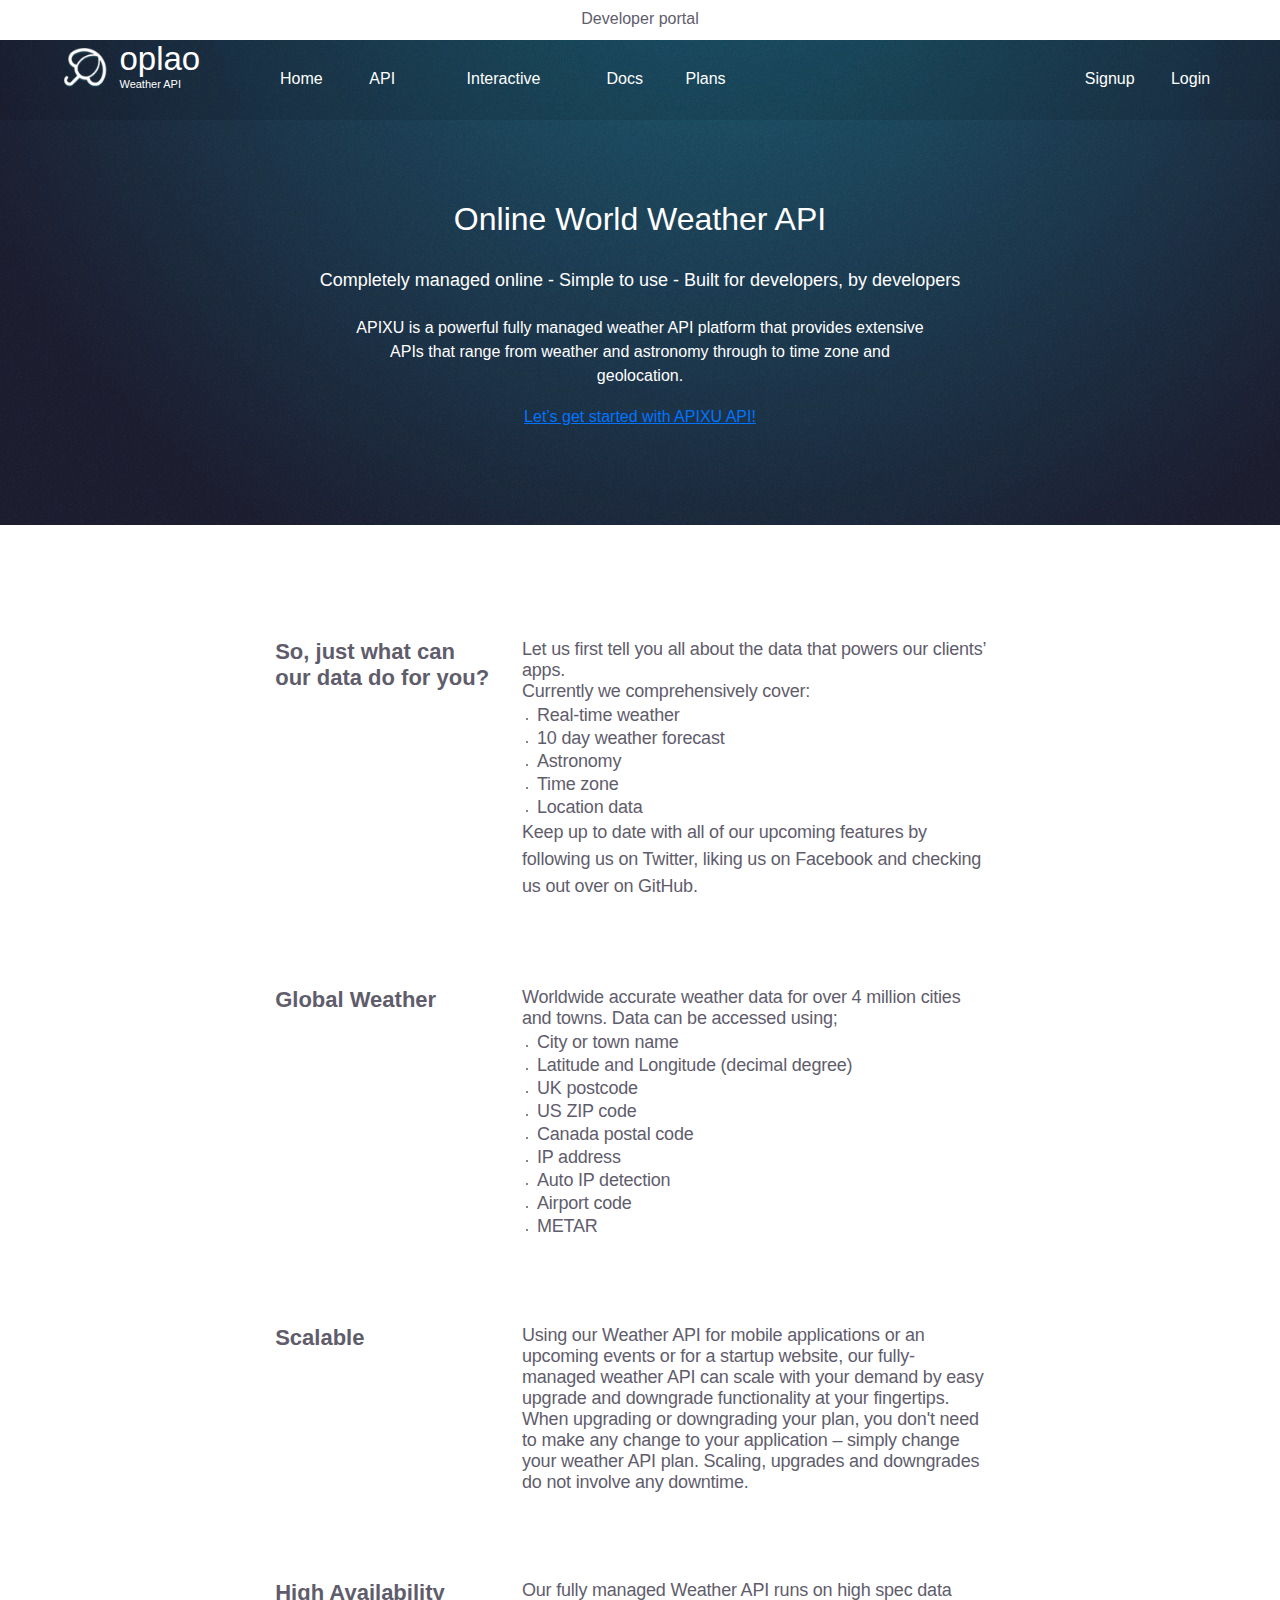
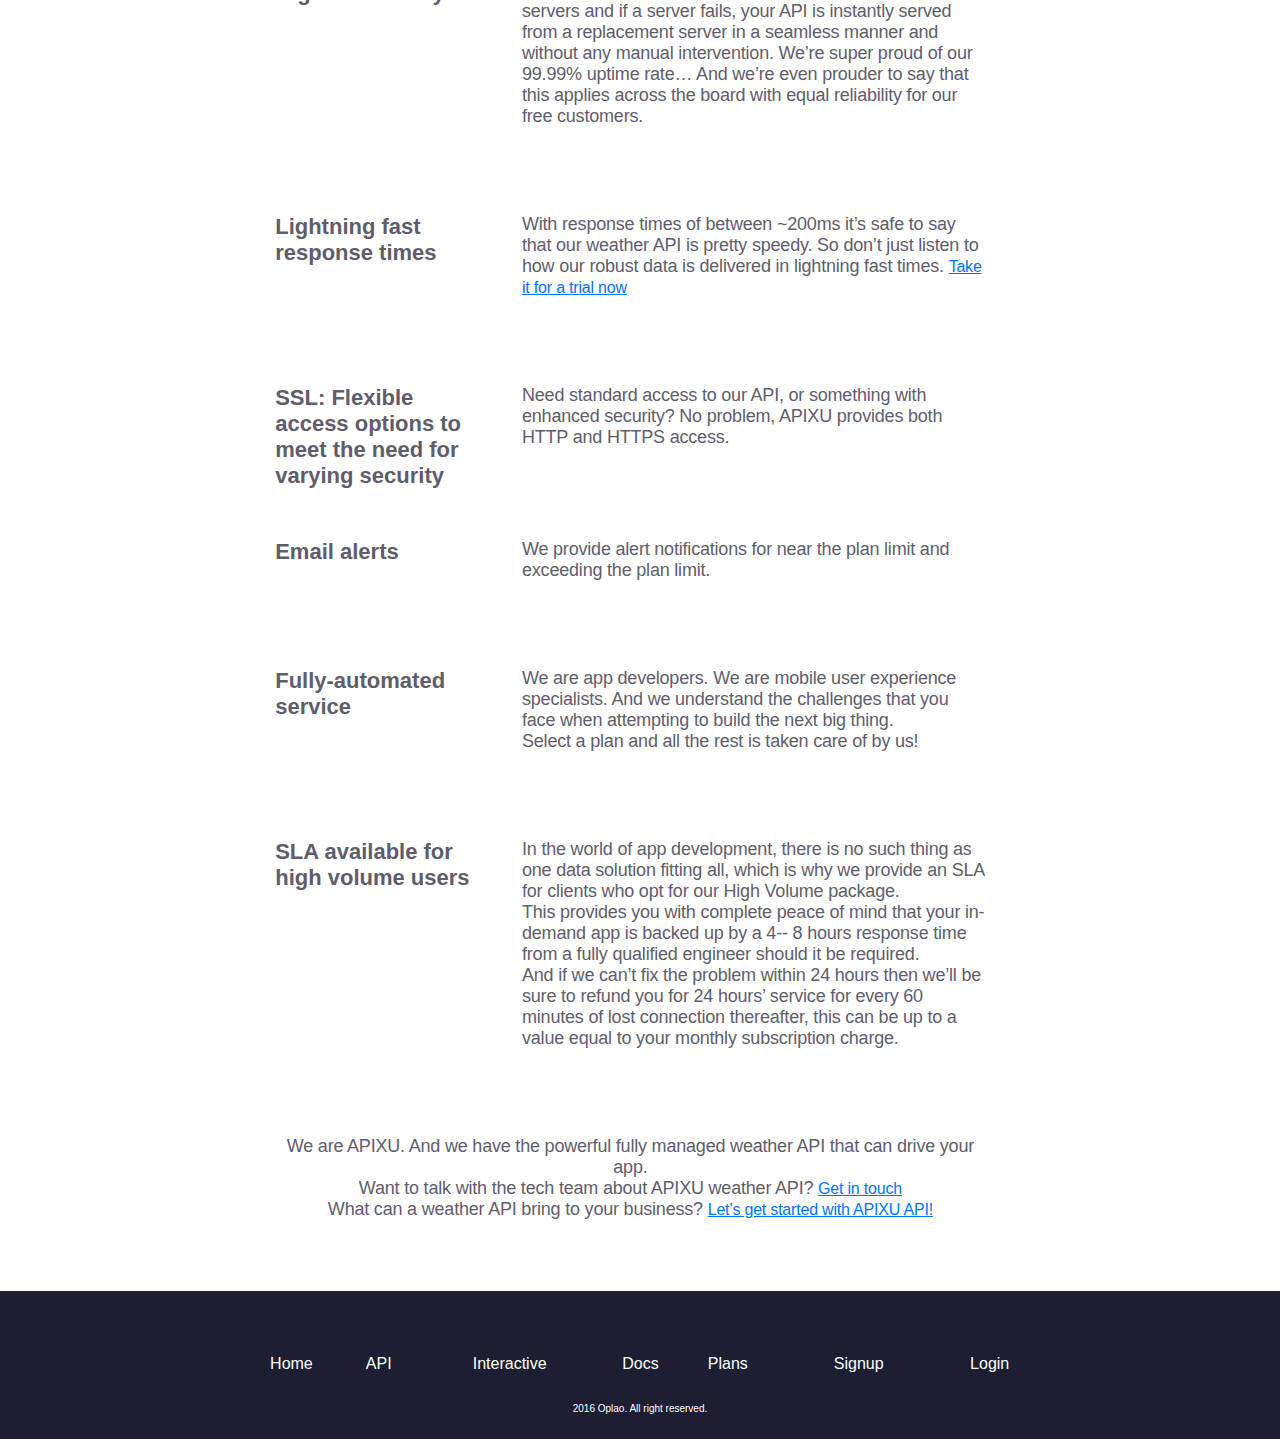
<file: api.html>
<!DOCTYPE html>
<html lang="en">
<head>
    <meta charset="UTF-8">
    <meta http-equiv="X-UA-Compatible" content="IE=edge">
    <meta name="viewport" content="width=device-width, initial-scale=1">
    <meta name="description" content="">
    <meta name="keywords" content="">
    <meta name="author" content="">
    <!-- Bootstrap -->
    <link rel="icon" href="images/favicon.ico">
    <link href="css/bootstrap.min.css" rel="stylesheet">
    <link href="css/style.css" rel="stylesheet">
    <link rel="stylesheet" href="css/styles-menu.css">
    <!--[if lt IE 9]>
    <script src="https://oss.maxcdn.com/libs/html5shiv/3.7.0/html5shiv.js"></script>
    <script src="https://oss.maxcdn.com/libs/respond.js/1.4.2/respond.min.js"></script>
    <!--[endif]-->

    <title>API page</title>
</head>

<body>
<header>
    <div class="center head-block-developer">
        <p class="font-developer">Developer portal</p>
    </div>

    <div class="head-api">
        <div class="head-menu">
            <div class="cont">
                <div class="row navigation">
                    <div class="col-lg-2 col-md-3 col-sm-3 col-xs-5 nav-element reset-pad up-layer">
                        <div class="nav-wrapper">
                            <a href="home.html">
                                <img class="img-logo" src="images/logo.svg" alt="">
                                <span class="logo">
                                    <p class="text-logo">oplao</p>
                                    <p>Weather API</p>
                                </span>
                            </a>
                        </div>
                    </div>
                    <div id='cssmenu' class="col-lg-10 col-md-9 col-sm-9 col-xs-7">
                        <ul>
                            <div class="col-lg-1 col-md-1 col-sm-1 pad-none"><li><a href="home.html">Home</a></li></div>
                            <div class="col-lg-1 col-md-1 col-sm-1 upletter pad-none"><li><a href="api.html">api</a></li></div>
                            <div class="col-lg-2 col-md-2 col-sm-2 pad-none"><li><a href="interactive.html">Interactive</a></li></div>
                            <div class="col-lg-1 col-md-1 col-sm-1 pad-none"><li><a href="docs.html">Docs</a></li></div>
                            <div class="col-lg-1 col-md-1 col-sm-1 pad-none"><li><a href="plans.html">Plans</a></li></div>
                            <div id="corect-pad" class="col-lg-4 col-md-3 col-sm-3"><li> </li></div>
                            <div class="col-lg-1 col-md-2 col-sm-2"><li><a href="signup.html">Signup</a></li></div>
                            <div class="col-lg-1 col-md-1 col-sm-1 pad-none"><li><a href="login.html">Login</a></li></div>
                        </ul>
                    </div>
                </div>
            </div>
        </div>

        <div id="foo">
            <div class="cont">
                <div class="head-text center">
                    <h1>Online World Weather API</h1>
                    <span>Completely managed online - Simple to use - Built for developers, by developers</span>
                    <p>APIXU is a powerful fully managed weather API platform that provides extensive APIs that range from weather and astronomy through to time zone and geolocation.</p>
                    <a href="#">Let’s get started with APIXU API!</a>
                </div>
            </div>
        </div>
    </div>
</header>

<div class="info-api-block">
    <div class="cont row-block">
        <div class="row row-marg">
            <div class="col-md-4 col-sm-4">
                <h3>So, just what can our data do for you?</h3>
            </div>
            <div class="col-md-8 col-sm-8 row-marg-text">
                <p>Let us first tell you all about the data that powers our clients’ apps.</p>
                <p>Currently we comprehensively cover:</p>
                    <ul>
                        <li><p>Real-time weather</p></li>
                        <li><p>10 day weather forecast</p></li>
                        <li><p>Astronomy</p></li>
                        <li><p>Time zone</p></li>
                        <li><p>Location data</p></li>
                    </ul>
                <p class="text-line">Keep up to date with all of our upcoming features by following us on Twitter, liking us on Facebook and checking us out over on GitHub.</p>
            </div>
        </div>
        <div class="row row-marg">
            <div class="col-md-4 col-sm-4">
                <h3>Global Weather</h3>
            </div>
            <div class="col-md-8 col-sm-8 row-marg-text">
                <p>Worldwide accurate weather data for over 4 million cities and towns. Data can be accessed using;</p>
                <ul>
                    <li><p>City or town name</p></li>
                    <li><p>Latitude and Longitude (decimal degree)</p></li>
                    <li><p>UK postcode</p></li>
                    <li><p>US ZIP code</p></li>
                    <li><p>Canada postal code</p></li>
                    <li><p>IP address</p></li>
                    <li><p>Auto IP detection</p></li>
                    <li><p>Airport code</p></li>
                    <li><p>METAR</p></li>
                </ul>
            </div>
        </div>
        <div class="row row-marg">
            <div class="col-md-4 col-sm-4">
                <h3>Scalable</h3>
            </div>
            <div class="col-md-8 col-sm-8 row-marg-text">
                <p>Using our Weather API for mobile applications or an upcoming events or for a startup website, our fully-managed weather API can scale with your demand by easy upgrade and downgrade functionality at your fingertips. When upgrading or downgrading your plan, you don't need to make any change to your application – simply change your weather API plan. Scaling, upgrades and downgrades do not involve any downtime.</p>
            </div>
        </div>
        <div class="row row-marg">
            <div class="col-md-4 col-sm-4">
                <h3>High Availability</h3>
            </div>
            <div class="col-md-8 col-sm-8 row-marg-text">
                <p>Our fully managed Weather API runs on high spec data servers and if a server fails, your API is instantly served from a replacement server in a seamless manner and without any manual intervention.
                    We’re super proud of our 99.99% uptime rate… And we’re even prouder to say that this applies across the board with equal reliability for our free customers.</p>
            </div>
        </div>
        <div class="row row-marg">
            <div class="col-md-4 col-sm-4">
                <h3>Lightning fast response times</h3>
            </div>
            <div class="col-md-8 col-sm-8 row-marg-text">
                <p>With response times of between ~200ms it’s safe to say that our weather API is pretty speedy.
                    So don’t just listen to how our robust data is delivered in lightning fast times. <a href="#">Take it for a trial now</a></p>
            </div>
        </div>
        <div class="row row-marg">
            <div class="col-md-4 col-sm-4">
                <h3>SSL: Flexible access options to meet the need for varying security</h3>
            </div>
            <div class="col-md-8 col-sm-8 row-marg-text">
                <p>Need standard access to our API, or something with enhanced security? No problem, APIXU provides both HTTP and HTTPS access.</p>
            </div>
        </div>
        <div class="row row-marg">
            <div class="col-md-4 col-sm-4">
                <h3>Email alerts</h3>
            </div>
            <div class="col-md-8 col-sm-8 row-marg-text">
                <p>We provide alert notifications for near the plan limit and exceeding the plan limit.</p>
            </div>
        </div>
        <div class="row row-marg">
            <div class="col-md-4 col-sm-4">
                <h3>Fully-automated service</h3>
            </div>
            <div class="col-md-8 col-sm-8 row-marg-text">
                <p>We are app developers. We are mobile user experience specialists. And we understand the challenges that you face when attempting to build the next big thing.</p>
                <p>Select a plan and all the rest is taken care of by us!</p>
            </div>
        </div>
        <div class="row row-marg">
            <div class="col-md-4 col-sm-4">
                <h3>SLA available for high volume users</h3>
            </div>
            <div class="col-md-8 col-sm-8 row-marg-text">
                <p>In the world of app development, there is no such thing as one data solution fitting all, which is why we provide an SLA for clients who opt for our High Volume package.</p>
                <p>This provides you with complete peace of mind that your in-demand app is backed up by a 4-- 8 hours response time from a fully qualified engineer should it be required.</p>
                <p>And if we can’t fix the problem within 24 hours then we’ll be sure to refund you for 24 hours’ service for every 60 minutes of lost connection thereafter, this can be up to a value equal to your monthly subscription charge.</p>
            </div>
        </div>
        <div class="about-apixu row-marg center">
            <p>We are APIXU. And we have the powerful fully managed weather API that can drive your app.</p>
            <p>Want to talk with the tech team about APIXU weather API? <a href="#">Get in touch</a></p>
            <p>What can a weather API bring to your business? <a href="#">Let’s get started with APIXU API!</a></p>
        </div>
    </div>
</div>

<footer>
    <div class="cont center">
        <div class="row">
            <div class="col-sm-1 col-md-1 pad-none"> </div>
            <div class="col-sm-1 col-md-1 corect-pad pad-none"><a href="home.html">Home</a></div>
            <div class="col-sm-1 col-md-1 upletter corect-pad pad-none"><a href="api.html">api</a></div>
            <div class="col-sm-2 col-md-2 corect-pad pad-none"><a href="interactive.html">Interactive</a></div>
            <div class="col-sm-1 col-md-1 corect-pad pad-none"><a href="docs.html">Docs</a></div>
            <div class="col-sm-1 col-md-1 corect-pad pad-none"><a href="plans.html">Plans</a></div>
            <div class="col-sm-2 col-md-2 corect-pad pad-none"><a href="signup.html">Signup</a></div>
            <div class="col-sm-1 col-md-1 corect-pad pad-none"><a href="login.html">Login</a></div>
            <div class="col-md-2 col-sm-2"> </div>
        </div>
        <div class="center copyright">
            <p>2016 Oplao. All right reserved.</p>
        </div>
    </div>
</footer>

<script src="https://ajax.googleapis.com/ajax/libs/jquery/1.11.0/jquery.min.js"></script>
<script src="js/script-menu.js"></script>
<!-- <script src="js/bootstrap.min.js"></script> -->
<script>
    $(document).ready(function () {
        $('#menu-button').click(function () {
            $('#foo').toggleClass('blur');});
    });
</script>
</body>
</html>
</file>
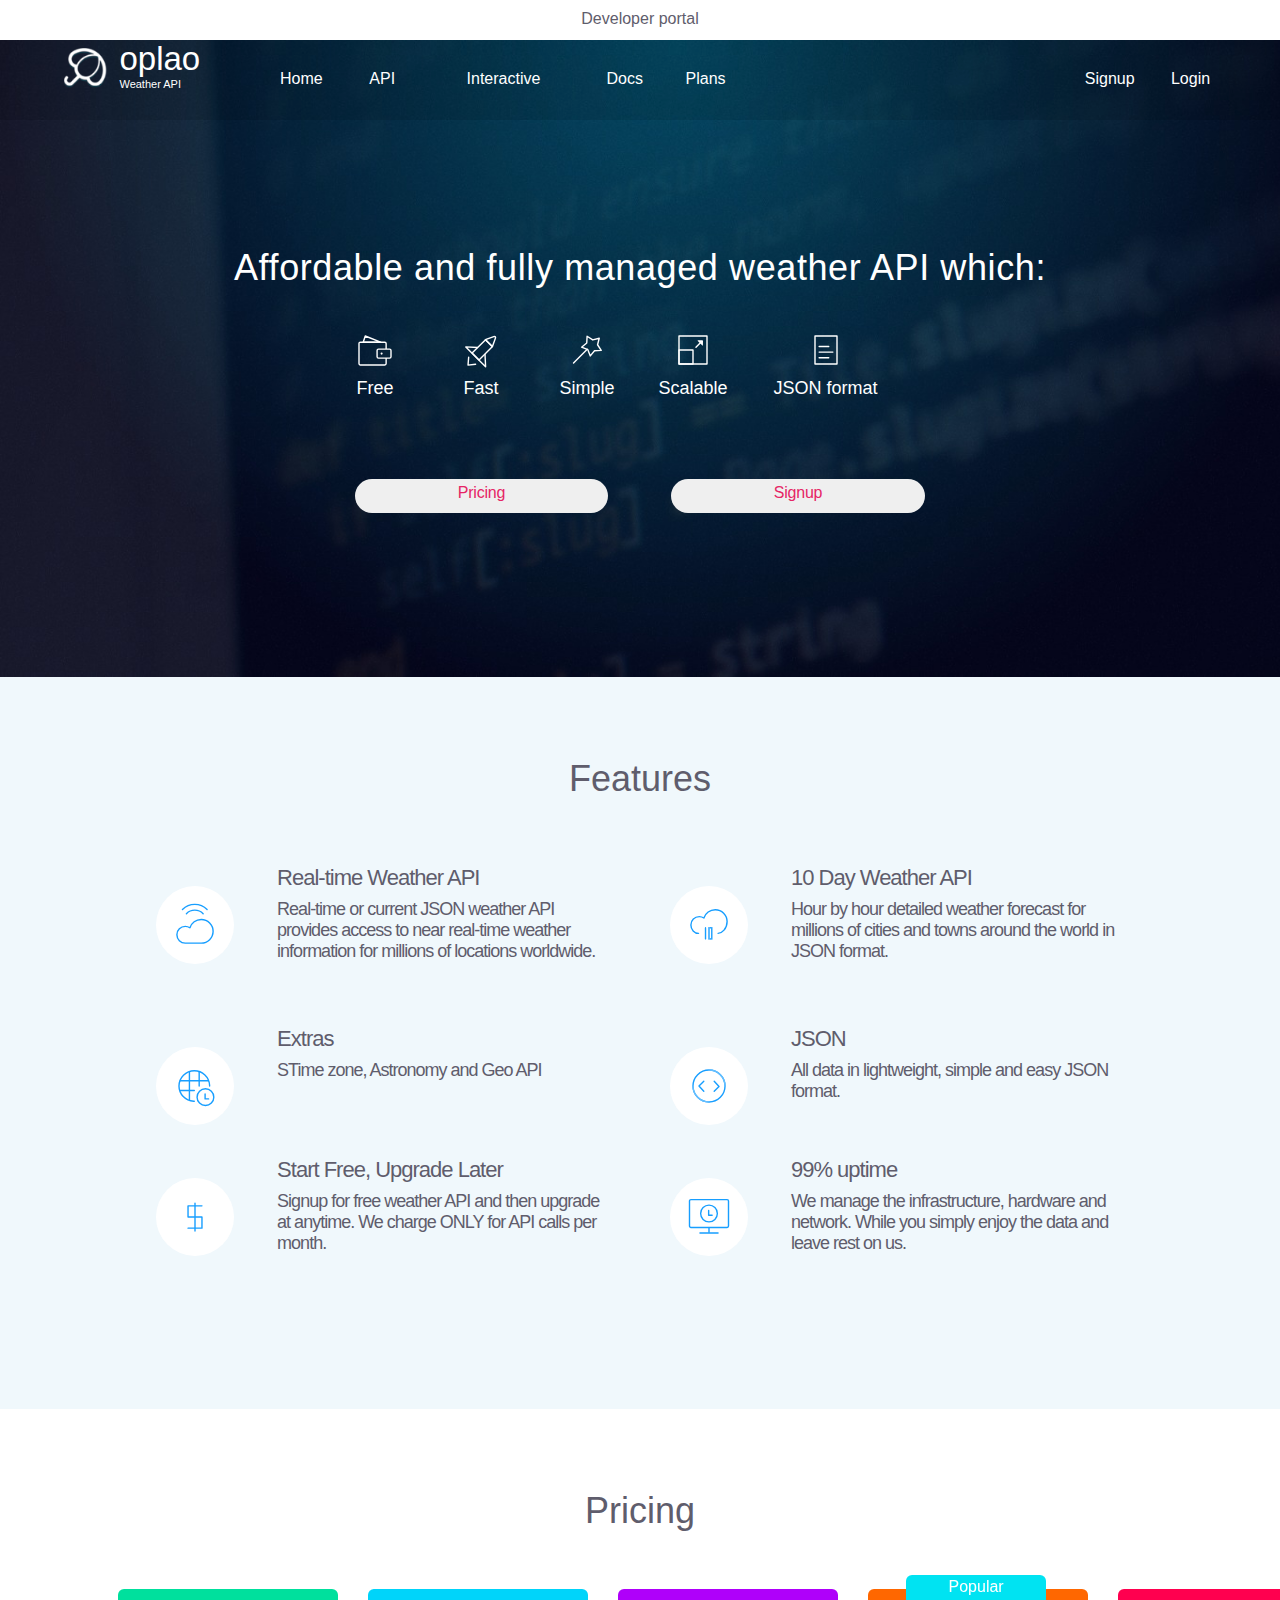
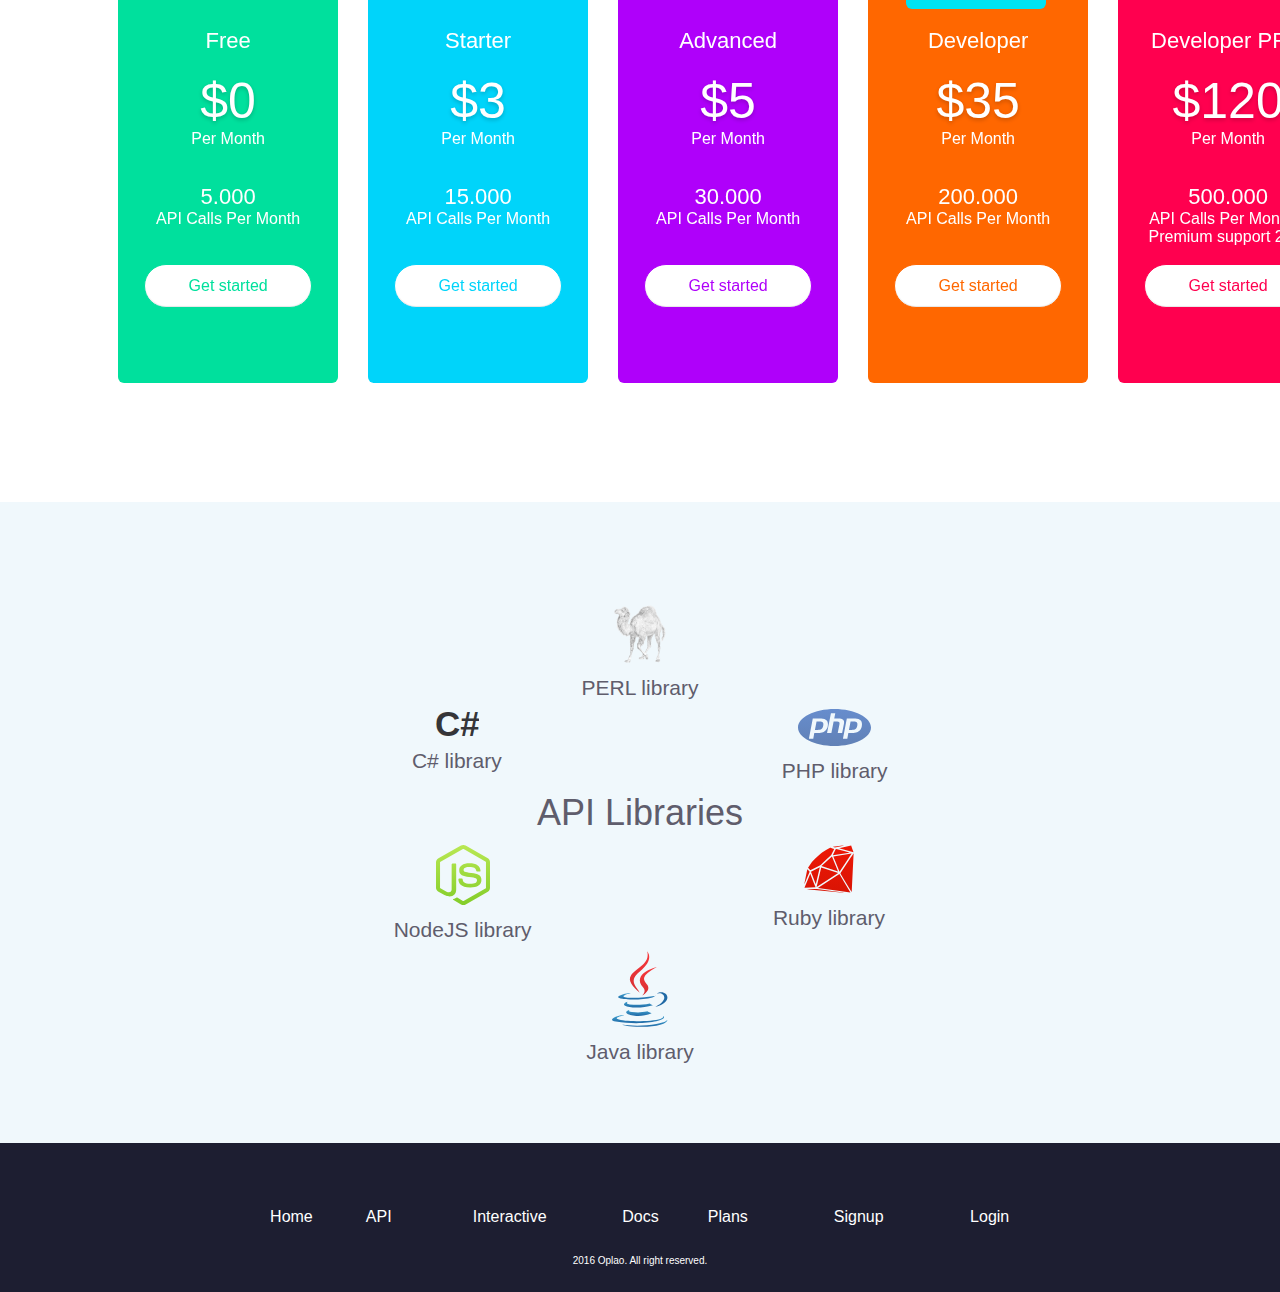
<file: home.html>
<!DOCTYPE html>
<html lang="en">
<head>
    <meta charset="UTF-8">
    <meta http-equiv="X-UA-Compatible" content="IE=edge">
    <meta name="viewport" content="width=device-width, initial-scale=1">
    <meta name="description" content="">
    <meta name="keywords" content="">
    <meta name="author" content="">
    <!-- Bootstrap -->
    <link rel="icon" href="images/favicon.ico">
    <link href="css/bootstrap.min.css" rel="stylesheet">
    <link href="css/style.css" rel="stylesheet">
    <link href="css/swiper.min.css" rel="stylesheet">
    <link rel="stylesheet" href="css/styles-menu.css">
    <!--[if lt IE 9]>
    <script src="https://oss.maxcdn.com/libs/html5shiv/3.7.0/html5shiv.js"></script>
    <script src="https://oss.maxcdn.com/libs/respond.js/1.4.2/respond.min.js"></script>
    <!--[endif]-->

    <title>Home page</title>
</head>

<body>
<header>
    <div class="center head-block-developer">
        <p class="font-developer">Developer portal</p>
    </div>

    <div class="head-home">
        <div class="head-menu">
            <div class="cont">
                <div class="row navigation">
                    <div class="col-lg-2 col-md-3 col-sm-3 col-xs-5 nav-element reset-pad up-layer">
                        <div class="nav-wrapper">
                            <a href="home.html">
                                <img class="img-logo" src="images/logo.svg" alt="">
                                <span class="logo">
                                    <p class="text-logo">oplao</p>
                                    <p>Weather API</p>
                                </span>
                            </a>
                        </div>
                    </div>
                    <div id='cssmenu' class="col-lg-10 col-md-9 col-sm-9 col-xs-7">
                        <ul>
                            <div class="col-lg-1 col-md-2 col-sm-1 pad-none">
                                <li><a href="home.html">Home</a></li>
                            </div>
                            <div class="col-lg-1 col-md-1 col-sm-1 upletter pad-none">
                                <li><a href="api.html">api</a></li>
                            </div>
                            <div class="col-lg-2 col-md-2 col-sm-2 pad-none">
                                <li><a href="interactive.html">Interactive</a></li>
                            </div>
                            <div class="col-lg-1 col-md-1 col-sm-1 pad-none">
                                <li><a href="docs.html">Docs</a></li>
                            </div>
                            <div class="col-lg-1 col-md-1 col-sm-1 pad-none">
                                <li><a href="plans.html">Plans</a></li>
                            </div>
                            <div id="corect-pad" class="col-lg-4 col-md-1 col-sm-3">
                                <li></li>
                            </div>
                            <div class="col-lg-1 col-md-2 col-sm-2">
                                <li><a href="signup.html">Signup</a></li>
                            </div>
                            <div class="col-lg-1 col-md-2 col-sm-1 pad-none">
                                <li><a href="login.html">Login</a></li>
                            </div>
                        </ul>
                    </div>
                </div>
            </div>
        </div>

        <div id="foo">
            <div class="cont">
            <div class="head-text center">
                <h1>Affordable and fully managed weather API which:</h1>

                <div class="row row-block-xs visible-xs">
                    <div class="row row-icon">
                        <div class="col-xs-4">
                            <img src="images/free.svg" alt="">
                        </div>
                        <div class="col-xs-4">
                            <img src="images/fast.svg" alt="">
                        </div>
                        <div class="col-xs-4">
                            <img src="images/simple.svg" alt="">
                        </div>
                    </div>
                    <div class="row row-icon-text">
                        <div class="col-xs-4">
                            <p>Free</p>
                        </div>
                        <div class="col-xs-4">
                            <p>Fast</p>
                        </div>
                        <div class="col-xs-4">
                            <p>Simple</p>
                        </div>
                    </div>

                    <div class="row row-icon  row-icon-xs">
                        <div class="col-xs-4">
                            <img src="images/scalable.svg" alt="">
                        </div>
                        <div class="col-xs-4">
                            <img src="images/json_format.svg" alt="">
                        </div>
                    </div>
                    <div class="row row-icon-text row-icon-text-xs">
                        <div class="col-xs-4">
                            <p>Scalable</p>
                        </div>
                        <div class="col-xs-4">
                            <p>JSON format</p>
                        </div>
                    </div>

                </div>

                <div class="row row-block hidden-xs">
                    <div class="row row-icon">
                        <div class="col-lg-2 col-md-2 col-sm-2">
                            <img src="images/free.svg" alt="">
                        </div>
                        <div class="col-lg-2 col-md-2 col-sm-2">
                            <img src="images/fast.svg" alt="">
                        </div>
                        <div class="col-lg-2 col-md-2 col-sm-2">
                            <img src="images/simple.svg" alt="">
                        </div>
                        <div class="col-lg-2 col-md-2 col-sm-2">
                            <img src="images/scalable.svg" alt="">
                        </div>
                        <div class="col-lg-3 col-md-3 col-sm-3">
                            <img src="images/json_format.svg" alt="">
                        </div>
                    </div>
                    <div class="row row-icon-text hidden-xs">
                        <div class="col-lg-2 col-md-2 col-sm-2">
                            <p>Free</p>
                        </div>
                        <div class="col-lg-2 col-md-2 col-sm-2">
                            <p>Fast</p>
                        </div>
                        <div class="col-lg-2 col-md-2 col-sm-2">
                            <p>Simple</p>
                        </div>
                        <div class="col-lg-2 col-md-2 col-sm-2">
                            <p>Scalable</p>
                        </div>
                        <div class="col-lg-3 col-md-3 col-sm-3">
                            <p>JSON format</p>
                        </div>
                    </div>
                </div>
                <div class="row row-block-btn">

                    <button class="btn hidden-xs">Pricing</button>
                    <button class="btn hidden-xs">Signup</button>

                    <div class="col-xs-12 marg-btn visible-xs">
                        <button class="btn">Pricing</button>
                    </div>
                    <div class="col-xs-12 visible-xs">
                        <button class="btn">Signup</button>
                    </div>
                </div>
            </div>
        </div>
        </div>


    </div>
</header>

<div class="featur-block">
    <div class="cont">
        <h2 class="center">Features</h2>
        <div class="row row-block">
            <div class="row row-one">
                <div class="col-md-6 col-sm-6">
                    <div class="col-md-3 img-block">
                        <img src="images/real_time_weather_icon.svg" alt="">
                    </div>
                    <div class="col-md-9">
                        <h3>Real-time Weather API</h3>
                        <p>Real-time or current JSON weather API provides access to near real-time weather information
                            for millions of locations worldwide.</p>
                    </div>
                </div>
                <div class="col-md-6 col-sm-6">
                    <div class="col-md-3 img-block">
                        <img src="images/10_day_weather_icon.svg" alt="">
                    </div>
                    <div class="col-md-9">
                        <h3>10 Day Weather API</h3>
                        <p>Hour by hour detailed weather forecast for millions of cities and towns around the world in
                            JSON format.</p>
                    </div>
                </div>
            </div>
            <div class="row row-two">
                <div class="col-md-6 col-sm-6">
                    <div class="col-md-3 img-block">
                        <img src="images/extras.svg" alt="">
                    </div>
                    <div class="col-md-9">
                        <h3>Extras</h3>
                        <p>STime zone, Astronomy and Geo API</p>
                    </div>
                </div>
                <div class="col-md-6 col-sm-6">
                    <div class="col-md-3 img-block">
                        <img src="images/json_icon.svg" alt="">
                    </div>
                    <div class="col-md-9">
                        <h3>JSON</h3>
                        <p>All data in lightweight, simple and easy JSON format.</p>
                    </div>
                </div>
            </div>
            <div class="row row-three">
                <div class="col-md-6 col-sm-6">
                    <div class="col-md-3 img-block">
                        <img src="images/start_free.svg" alt="">
                    </div>
                    <div class="col-md-9">
                        <h3>Start Free, Upgrade Later</h3>
                        <p>Signup for free weather API and then upgrade at anytime. We charge ONLY for API calls per
                            month.</p>
                    </div>
                </div>
                <div class="col-md-6 col-sm-6">
                    <div class="col-md-3 img-block">
                        <img src="images/99_uptime.svg" alt="">
                    </div>
                    <div class="col-md-9">
                        <h3>99% uptime</h3>
                        <p>We manage the infrastructure, hardware and network. While you simply enjoy the data and leave
                            rest on us.</p>
                    </div>
                </div>
            </div>
        </div>
    </div>
</div>

<div class="pricing-block">
    <div class="cont">
        <h2 class="center">Pricing</h2>
        <div class="row row-block">
            <div class="swiper-container">
                <div class="swiper-wrapper">
                    <div class="swiper-slide col-md-2 proposition-block proposition-block1">
                        <span>Free</span><br><br>
                        <span class="price">$0</span>
                        <p>Per Month</p><br><br>
                        <span>5.000</span>
                        <p>API Calls Per Month</p><br><br>
                        <button class="butt1">Get started</button>
                    </div>
                    <div class="swiper-slide col-md-2 proposition-block proposition-block2">
                        <span>Starter</span><br><br>
                        <span class="price">$3</span>
                        <p>Per Month</p><br><br>
                        <span>15.000</span>
                        <p>API Calls Per Month</p><br><br>
                        <button class="butt2">Get started</button>
                    </div>
                    <div class="swiper-slide col-md-2 proposition-block proposition-block3">
                        <span>Advanced</span><br><br>
                        <span class="price">$5</span>
                        <p>Per Month</p><br><br>
                        <span>30.000</span>
                        <p>API Calls Per Month</p><br><br>
                        <button class="butt3">Get started</button>
                    </div>
                    <div class="swiper-slide col-md-2 proposition-block proposition-block4">
                        <div class="popular">Popular</div>
                        <span>Developer</span><br><br>
                        <span class="price">$35</span>
                        <p>Per Month</p><br><br>
                        <span>200.000</span>
                        <p>API Calls Per Month</p><br><br>
                        <button class="butt4">Get started</button>
                    </div>
                    <div class="swiper-slide col-md-2 proposition-block proposition-block5">
                        <span>Developer PRO</span><br><br>
                        <span class="price">$120</span>
                        <p>Per Month</p><br><br>
                        <span>500.000</span>
                        <p>API Calls Per Month + Premium support 24*7</p><br>
                        <button class="butt5">Get started</button>
                    </div>
                </div>
                <!-- Add Scrollbar -->
                <div class="swiper-scrollbar"></div>
            </div>
        </div>
    </div>
</div>

<div class="library-block">
    <div class="cont row">
        <h2 class="center visible-xs library-title-xs">API Libraries</h2>
        <div class="row row1 visible-xs">
            <div class="row">
                <div class="col-xs-6">
                    <a href="#">
                        <img src="images/c.svg" alt="">
                    </a>
                </div>
                <div class="col-xs-6">
                    <a href="#">
                        <img src="images/perl.svg" alt="">
                    </a>
                </div>
            </div>
            <div class="row library-row-text">
                <div class="col-xs-6">
                    <p>C# library</p>
                </div>
                <div class="col-xs-6">
                    <p>PERL library</p>
                </div>
            </div>
            <div class="row">
                <div class="col-xs-6">
                    <a href="#">
                        <img src="images/php.svg" alt="">
                    </a>
                </div>
                <div class="col-xs-6">
                    <a href="#">
                        <img src="images/nodejs.svg" alt="">
                    </a>
                </div>
            </div>
            <div class="row library-row-text">
                <div class="col-xs-6">
                    <p>PHP library</p>
                </div>
                <div class="col-xs-6">
                    <p>NodeJS library</p>
                </div>
            </div>
            <div class="row">
                <div class="col-xs-6">
                    <a href="#">
                        <img src="images/ruby.svg" alt="">
                    </a>
                </div>
                <div class="col-xs-6">
                    <a href="#">
                        <img src="images/java.svg" alt="">
                    </a>
                </div>
            </div>
            <div class="row library-row-text">
                <div class="col-xs-6">
                    <p>Ruby library</p>
                </div>
                <div class="col-xs-6">
                    <p>Java library</p>
                </div>
            </div>
        </div>

        <div class="row hidden-xs">
            <div class="col-md-12 col-sm-12 col-lg-12">
                <a href="#">
                    <img src="images/perl.svg" alt="">
                    <p>PERL library</p>
                </a>
            </div>
        </div>
        <div class="row hidden-xs row2">
            <div class="col-md-6 col-sm-6">
                <a href="#">
                    <img src="images/c.svg" alt="">
                    <p>C# library</p>
                </a>
            </div>
            <div class="col-md-6 col-sm-6">
                <a href="#">
                    <img src="images/php.svg" alt="">
                    <p>PHP library</p>
                </a>
            </div>
        </div>
        <h2 class="center hidden-xs">API Libraries</h2>
        <div class="row hidden-xs row3">
            <div class="col-md-6 col-sm-6">
                <a href="#">
                    <img src="images/nodejs.svg" alt="">
                    <p>NodeJS library</p>
                </a>
            </div>
            <div class="col-md-6 col-sm-6">
                <a href="#">
                    <img src="images/ruby.svg" alt="">
                    <p>Ruby library</p>
                </a>
            </div>
        </div>
        <div class="row hidden-xs row4">
            <div class="col-md-12 col-sm-12 col-lg-12">
                <a href="#">
                    <img src="images/java.svg" alt="">
                    <p>Java library</p>
                </a>
            </div>
        </div>
    </div>
</div>

<footer>
    <div class="cont center">
        <div class="row">
            <div class="col-sm-1 col-md-1 pad-none"></div>
            <div class="col-sm-1 col-md-1 corect-pad pad-none"><a href="home.html">Home</a></div>
            <div class="col-sm-1 col-md-1 upletter corect-pad pad-none"><a href="api.html">api</a></div>
            <div class="col-sm-2 col-md-2 corect-pad pad-none"><a href="interactive.html">Interactive</a></div>
            <div class="col-sm-1 col-md-1 corect-pad pad-none"><a href="docs.html">Docs</a></div>
            <div class="col-sm-1 col-md-1 corect-pad pad-none"><a href="plans.html">Plans</a></div>
            <div class="col-sm-2 col-md-2 corect-pad pad-none"><a href="signup.html">Signup</a></div>
            <div class="col-sm-1 col-md-1 corect-pad pad-none"><a href="login.html">Login</a></div>
            <div class="col-md-2 col-sm-2"></div>
        </div>
        <div class="center copyright">
            <p>2016 Oplao. All right reserved.</p>
        </div>
    </div>
</footer>

<!-- Swiper JS -->
<script src="js/swiper.min.js"></script>

<!-- Initialize Swiper -->
<script>
    var swiper = new Swiper('.swiper-container', {
        scrollbar: '.swiper-scrollbar',
        scrollbarHide: true,
        slidesPerView: 'auto',
        centeredSlides: false,
        spaceBetween: 30,
        grabCursor: true
    });
</script>
<script src="https://ajax.googleapis.com/ajax/libs/jquery/1.11.0/jquery.min.js"></script>
<script src="js/script-menu.js"></script>

<script>
    $(document).ready(function () {
        $('#menu-button').click(function () {
        $('#foo').toggleClass('blur');});
    });
</script>

</body>
</html>
</file>
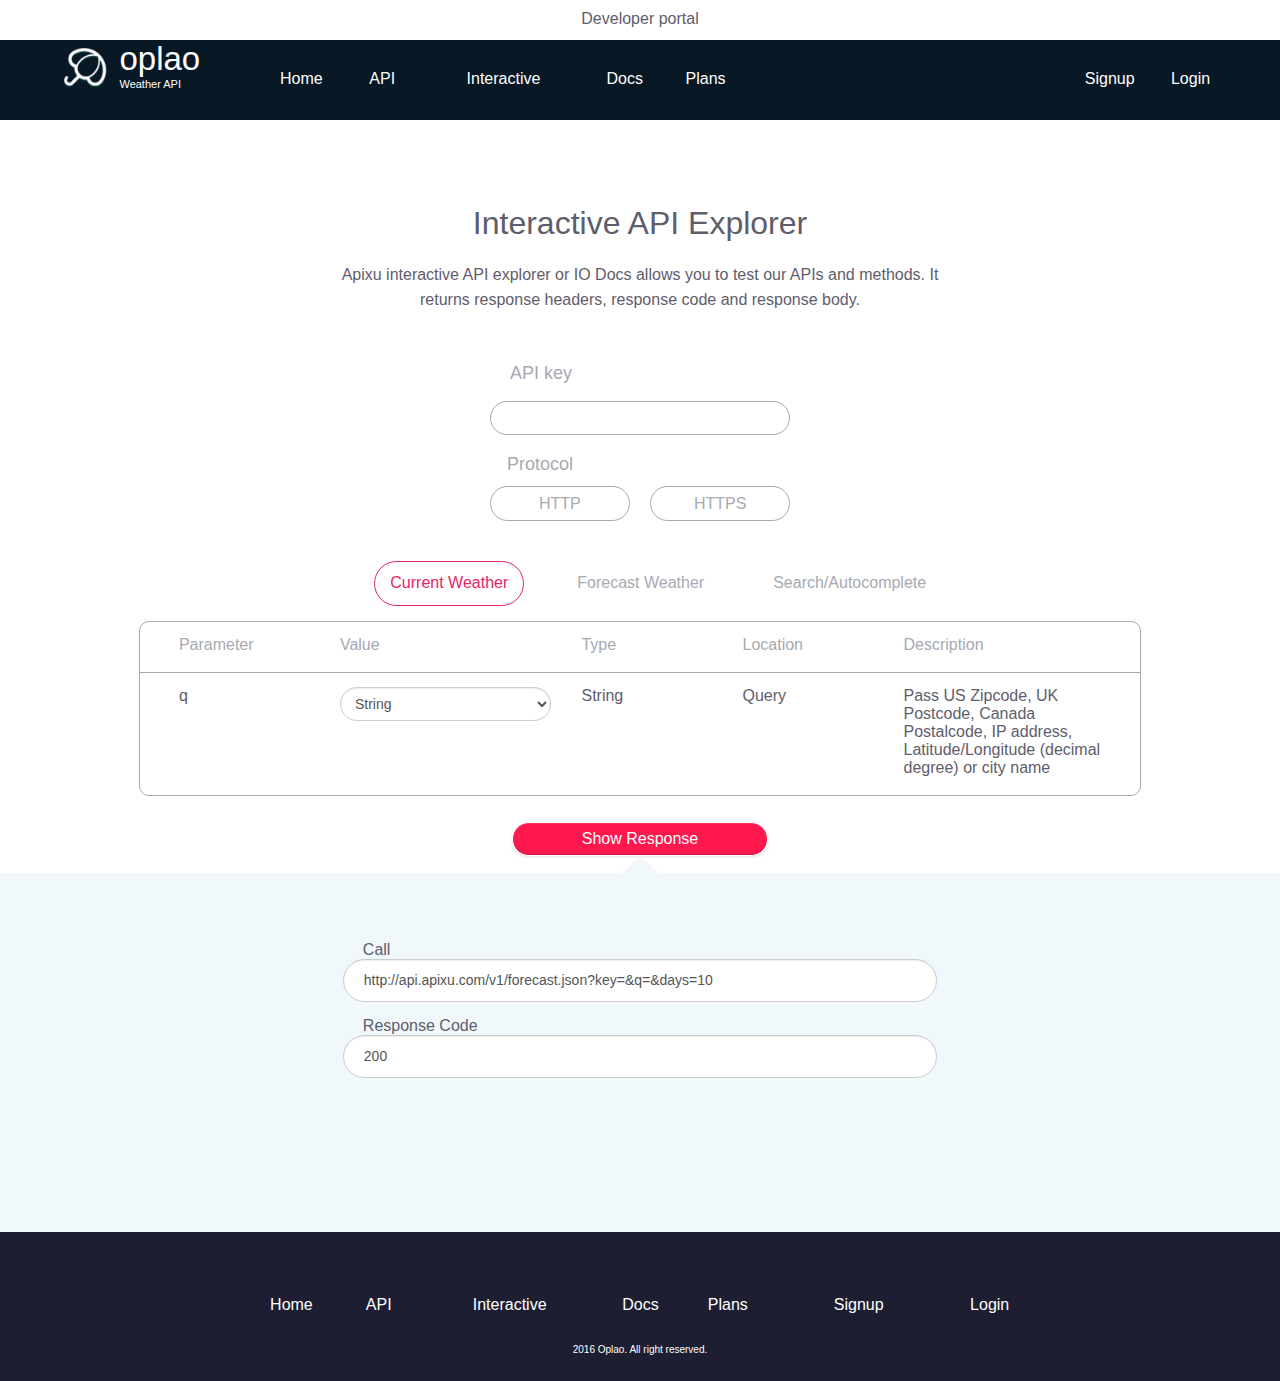
<file: interactive.html>
<!DOCTYPE html>
<html lang="en">
<head>
    <meta charset="UTF-8">
    <meta http-equiv="X-UA-Compatible" content="IE=edge">
    <meta name="viewport" content="width=device-width, initial-scale=1">
    <meta name="description" content="">
    <meta name="keywords" content="">
    <meta name="author" content="">
    <!-- Bootstrap -->
    <link rel="icon" href="images/favicon.ico">
    <link href="css/bootstrap.min.css" rel="stylesheet">
    <link href="css/style.css" rel="stylesheet">
    <link rel="stylesheet" href="css/styles-menu.css">
   <!--[if lt IE 9]>
    <script src="https://oss.maxcdn.com/libs/html5shiv/3.7.0/html5shiv.js"></script>
    <script src="https://oss.maxcdn.com/libs/respond.js/1.4.2/respond.min.js"></script>
    <!--[endif]-->

    <title>Interactive page</title>
</head>

<body>

<header>
    <div class="center head-block-developer">
        <p class="font-developer">Developer portal</p>
    </div>

    <!--<script>-->
        <!--$ function() {-->
            <!--if("menu-opened")-->
                <!--$(".to_blur.blur").css("filter","blur(5px)");-->
        <!--});-->
    <!--</script>-->

    <div class="head-interactive">
        <div class="head-menu">
            <div class="cont">
                <div class="row navigation">
                    <div class="col-lg-2 col-md-3 col-sm-3 col-xs-5 nav-element reset-pad up-layer">
                        <div class="nav-wrapper">
                            <a href="home.html">
                                <img class="img-logo" src="images/logo.svg" alt="">
                                <span class="logo">
                                    <p class="text-logo">oplao</p>
                                    <p>Weather API</p>
                                </span>
                            </a>
                        </div>
                    </div>
                    <div id='cssmenu' class="col-lg-10 col-md-9 col-sm-9 col-xs-7">
                        <ul class="fone">
                            <div class="col-lg-1 col-md-2 col-sm-1 pad-none"><li><a href="home.html">Home</a></li></div>
                            <div class="col-lg-1 col-md-1 col-sm-1 upletter pad-none"><li><a href="api.html">api</a></li></div>
                            <div class="col-lg-2 col-md-2 col-sm-2 pad-none"><li><a href="interactive.html">Interactive</a></li></div>
                            <div class="col-lg-1 col-md-1 col-sm-1 pad-none"><li><a href="docs.html">Docs</a></li></div>
                            <div class="col-lg-1 col-md-1 col-sm-1 pad-none"><li><a href="plans.html">Plans</a></li></div>
                            <div id="corect-pad" class="col-lg-4 col-md-1 col-sm-3"><li> </li></div>
                            <div class="col-lg-1 col-md-2 col-sm-2"><li><a href="signup.html">Signup</a></li></div>
                            <div class="col-lg-1 col-md-2 col-sm-1 pad-none"><li><a href="login.html">Login</a></li></div>
                        </ul>
                    </div>
                </div>
            </div>
        </div>
    </div>
</header>

<div id="foo">
    <div class="interactive-block">
    <div class="cont">
        <h1 class="center">Interactive API Explorer</h1>
        <span class="center">Apixu interactive API explorer or IO Docs allows you to test our APIs and methods. It returns response headers, response code and response body.</span>

        <form action="#" role="form">
            <div class="form-group">
                <label for="key"><p>API key</p>
                    <input type="text" id="key" class="input-key">
                </label>
            </div>
            <div class="form-group">
                    <label class="protocol center">Protocol</label>
                    <input type="submit" class="input-http" value="HTTP">
                    <input type="submit" class="input-https" value="HTTPS">
            </div>
        </form>

        <div class="tab-padding">
            <ul class="nav nav-tabs">
            <li class="active"><a data-toggle="tab" href="#current">Current Weather</a></li>
            <li><a data-toggle="tab" href="#forecast">Forecast Weather</a></li>
            <li><a data-toggle="tab" href="#search">Search/Autocomplete</a></li>
        </ul>
        </div>

        <div class="tab-content">
            <div id="current" class="tab-pane fade in active">
                <div class="row hidden-xs">
                    <div class="col-lg-12 col-sm-12 col-md-12 row-title">
                        <div class="col-sm-2">Parameter</div>
                        <div class="col-sm-3">Value</div>
                        <div class="col-sm-2">Type</div>
                        <div class="col-sm-2">Location</div>
                        <div class="col-sm-3">Description</div>
                    </div>

                    <div class="col-lg-12 col-sm-12 col-md-12 row-text">
                        <div class="col-sm-2">q</div>
                        <div class="col-sm-3">
                            <form action="#" role="form">
                                <select class="form-control">
                                    <option>String</option>
                                    <option>Query</option>
                                </select>
                            </form>
                        </div>
                        <div class="col-sm-2">String</div>
                        <div class="col-sm-2">Query</div>
                        <div class="col-sm-3">Pass US Zipcode, UK Postcode, Canada Postalcode, IP address, Latitude/Longitude
                            (decimal degree) or city name</div>
                    </div>
                </div>

                <div class="row visible-xs">
                    <div class="col-xs-6 row-title">Parameter</div>
                    <div class="col-xs-6 row-text">q</div>
                    <div class="col-xs-6 row-title">Value</div>
                    <div class="col-xs-6 row-text">
                        <form action="#" role="form">
                            <select class="form-control">
                                <option>String</option>
                                <option>Query</option>
                            </select>
                        </form>
                    </div>
                    <div class="col-xs-6 row-title">Type</div>
                    <div class="col-xs-6 row-text">String</div>
                    <div class="col-xs-6 row-title">Location</div>
                    <div class="col-xs-6 row-text">Query</div>
                    <div class="col-xs-6 row-title">Description</div>
                    <div class="col-xs-6 row-text">Pass US Zipcode, UK Postcode, Canada Postalcode, IP address, Latitude/Longitude
                            (decimal degree) or city name</div>
                </div>
            </div>

            <div id="forecast" class="tab-pane fade">
                <div class="row hidden-xs">
                    <div class="col-lg-12 col-sm-12 col-md-12 row-title">
                        <div class="col-sm-2">Parameter</div>
                        <div class="col-sm-3">Value</div>
                        <div class="col-sm-2">Type</div>
                        <div class="col-sm-2">Location</div>
                        <div class="col-sm-3">Description</div>
                    </div>

                    <div class="col-lg-12 col-sm-12 col-md-12 row-text">
                        <div class="col-sm-2">q</div>
                        <div class="col-sm-3">
                            <form action="#" role="form">
                                <select class="form-control">
                                    <option>String</option>
                                    <option>Query</option>
                                </select>
                            </form>
                        </div>
                        <div class="col-sm-2">String</div>
                        <div class="col-sm-2">Query</div>
                        <div class="col-sm-3">Pass US Zipcode, UK Postcode, Canada Postalcode, IP address, Latitude/Longitude
                            (decimal degree) or city name</div>
                    </div>
                </div>

                <div class="row visible-xs">
                    <div class="col-xs-6 row-title">Parameter</div>
                    <div class="col-xs-6 row-text">q</div>
                    <div class="col-xs-6 row-title">Value</div>
                    <div class="col-xs-6 row-text">
                        <form action="#" role="form">
                            <select class="form-control">
                                <option>String</option>
                                <option>Query</option>
                            </select>
                        </form>
                    </div>
                    <div class="col-xs-6 row-title">Type</div>
                    <div class="col-xs-6 row-text">String</div>
                    <div class="col-xs-6 row-title">Location</div>
                    <div class="col-xs-6 row-text">Query</div>
                    <div class="col-xs-6 row-title">Description</div>
                    <div class="col-xs-6 row-text">Pass US Zipcode, UK Postcode, Canada Postalcode, IP address, Latitude/Longitude
                        (decimal degree) or city name</div>
                </div>
            </div>

            <div id="search" class="tab-pane fade">
                <div class="row hidden-xs">
                    <div class="col-lg-12 col-sm-12 col-md-12 row-title">
                        <div class="col-sm-2">Parameter</div>
                        <div class="col-sm-3">Value</div>
                        <div class="col-sm-2">Type</div>
                        <div class="col-sm-2">Location</div>
                        <div class="col-sm-3">Description</div>
                    </div>

                    <div class="col-lg-12 col-sm-12 col-md-12 row-text">
                        <div class="col-sm-2">q</div>
                        <div class="col-sm-3">
                            <form action="#" role="form">
                                <select class="form-control">
                                    <option>String</option>
                                    <option>Query</option>
                                </select>
                            </form>
                        </div>
                        <div class="col-sm-2">String</div>
                        <div class="col-sm-2">Query</div>
                        <div class="col-sm-3">Pass US Zipcode, UK Postcode, Canada Postalcode, IP address, Latitude/Longitude
                            (decimal degree) or city name</div>
                    </div>
                </div>

                <div class="row visible-xs">
                    <div class="col-xs-6 row-title">Parameter</div>
                    <div class="col-xs-6 row-text">q</div>
                    <div class="col-xs-6 row-title">Value</div>
                    <div class="col-xs-6 row-text">
                        <form action="#" role="form">
                            <select class="form-control">
                                <option>String</option>
                                <option>Query</option>
                            </select>
                        </form>
                    </div>
                    <div class="col-xs-6 row-title">Type</div>
                    <div class="col-xs-6 row-text">String</div>
                    <div class="col-xs-6 row-title">Location</div>
                    <div class="col-xs-6 row-text">Query</div>
                    <div class="col-xs-6 row-title">Description</div>
                    <div class="col-xs-6 row-text">Pass US Zipcode, UK Postcode, Canada Postalcode, IP address, Latitude/Longitude
                        (decimal degree) or city name</div>
                </div>
            </div>

        </div><!--tab-->
    </div>
</div>
</div>

<div class="response-block">
    <button class="btn-response">Show Response</button>
    <div class="response">
        <div class="cont">
            <form action="#" role="form" class="center">
                <div class="form-group">
                    <label id="label-show-responsive" for="call"><p>Call</p>
                    <input class="form-control" id="call" type="url" value="http://api.apixu.com/v1/forecast.json?key=&q=&days=10"/>
                    </label>
                </div>
                <div class="form-group">
                    <label id="label-show-responsive" for="response"><p>Response Code</p>
                    <input type="url" value="200"class="form-control" id="response">
                    </label>
                </div>
            </form>
        </div>
    </div>
</div>

<footer>
    <div class="cont center">
        <div class="row">
            <div class="col-sm-1 col-md-1 pad-none"> </div>
            <div class="col-sm-1 col-md-1 corect-pad pad-none"><a href="home.html">Home</a></div>
            <div class="col-sm-1 col-md-1 upletter corect-pad pad-none"><a href="api.html">api</a></div>
            <div class="col-sm-2 col-md-2 corect-pad pad-none"><a href="interactive.html">Interactive</a></div>
            <div class="col-sm-1 col-md-1 corect-pad pad-none"><a href="docs.html">Docs</a></div>
            <div class="col-sm-1 col-md-1 corect-pad pad-none"><a href="plans.html">Plans</a></div>
            <div class="col-sm-2 col-md-2 corect-pad pad-none"><a href="signup.html">Signup</a></div>
            <div class="col-sm-1 col-md-1 corect-pad pad-none"><a href="login.html">Login</a></div>
            <div class="col-md-2 col-sm-2"> </div>
        </div>
        <div class="center copyright">
            <p>2016 Oplao. All right reserved.</p>
        </div>
    </div>
</footer>

<script src="https://ajax.googleapis.com/ajax/libs/jquery/1.11.0/jquery.min.js"></script>
<script src="js/bootstrap.min.js"></script>
<script src="js/script-menu.js"></script>
<script>
    $(document).ready(function () {
        $('#menu-button').click(function () {
            $('#foo').toggleClass('blur');});
    });
</script>
</body>
</html>
</file>
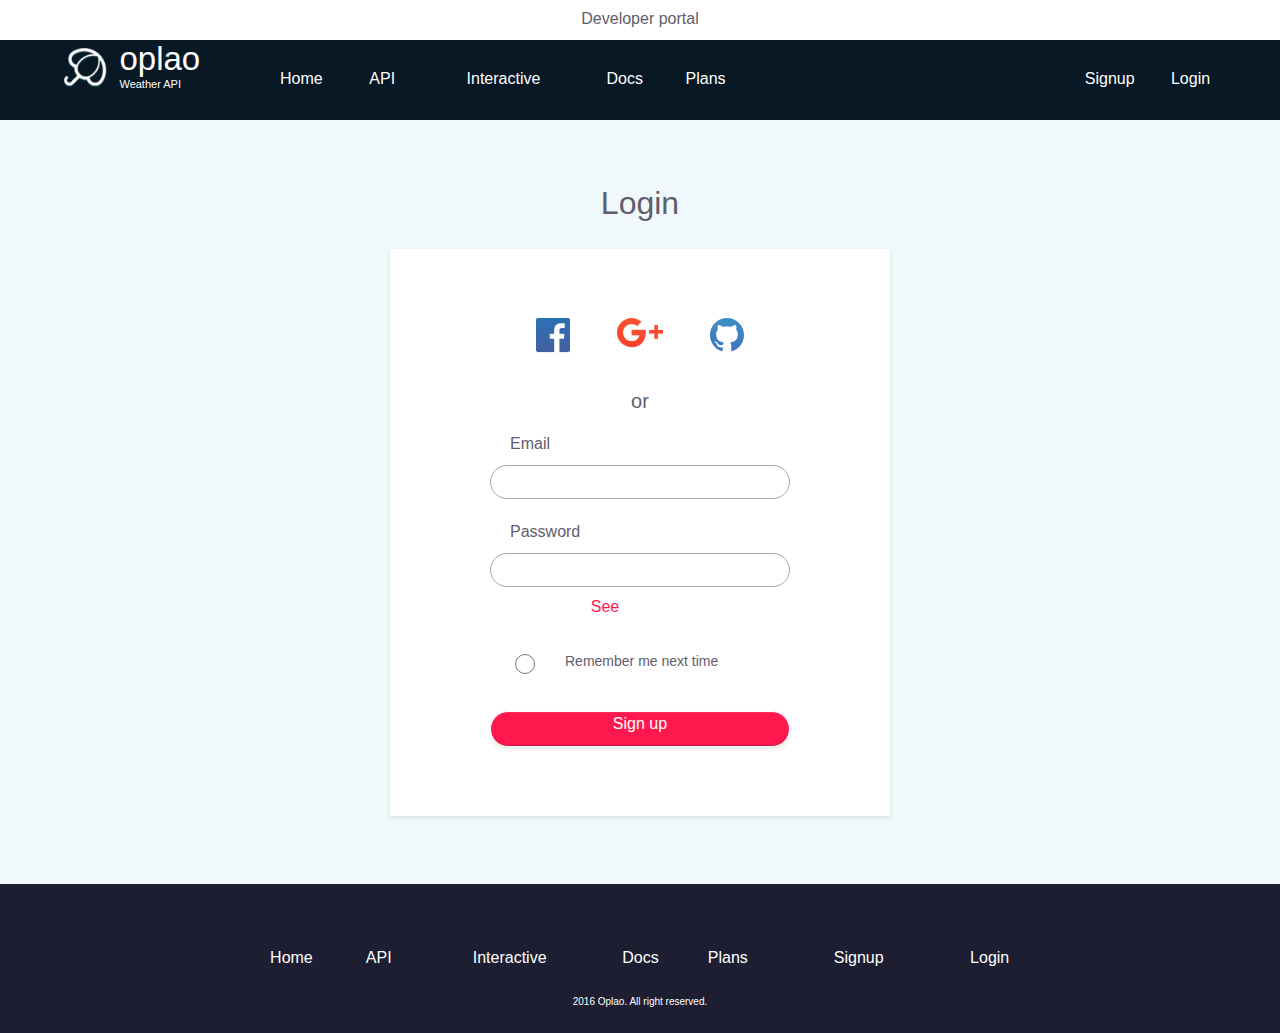
<file: login.html>
<!DOCTYPE html>
<html lang="en">
<head>
    <meta charset="UTF-8">
    <meta http-equiv="X-UA-Compatible" content="IE=edge">
    <meta name="viewport" content="width=device-width, initial-scale=1">
    <meta name="description" content="">
    <meta name="keywords" content="">
    <meta name="author" content="">
    <!-- Bootstrap -->
    <link rel="icon" href="images/favicon.ico">
    <link href="css/bootstrap.min.css" rel="stylesheet">
    <link href="css/style.css" rel="stylesheet">
    <link rel="stylesheet" href="css/styles-menu.css">
    <!--[if lt IE 9]>
    <script src="https://oss.maxcdn.com/libs/html5shiv/3.7.0/html5shiv.js"></script>
    <script src="https://oss.maxcdn.com/libs/respond.js/1.4.2/respond.min.js"></script>
    <!--[endif]-->

    <title>Login page</title>
</head>

<body>
<header>
    <div class="center head-block-developer">
        <p class="font-developer">Developer portal</p>
    </div>

    <div class="head-login">
        <div class="head-menu">
            <div class="cont">
                <div class="row navigation">
                    <div class="col-lg-2 col-md-3 col-sm-3 col-xs-5 nav-element reset-pad up-layer">
                        <div class="nav-wrapper">
                            <a href="home.html">
                                <img class="img-logo" src="images/logo.svg" alt="">
                                <span class="logo">
                                    <p class="text-logo">oplao</p>
                                    <p>Weather API</p>
                                </span>
                            </a>
                        </div>
                    </div>
                    <div id='cssmenu' class="col-lg-10 col-md-9 col-sm-9 col-xs-7">
                        <ul class="fone">
                            <div class="col-lg-1 col-md-2 col-sm-1 pad-none"><li><a href="home.html">Home</a></li></div>
                            <div class="col-lg-1 col-md-1 col-sm-1 upletter pad-none"><li><a href="api.html">api</a></li></div>
                            <div class="col-lg-2 col-md-2 col-sm-2 pad-none"><li><a href="interactive.html">Interactive</a></li></div>
                            <div class="col-lg-1 col-md-1 col-sm-1 pad-none"><li><a href="docs.html">Docs</a></li></div>
                            <div class="col-lg-1 col-md-1 col-sm-1 pad-none"><li><a href="plans.html">Plans</a></li></div>
                            <div id="corect-pad" class="col-lg-4 col-md-1 col-sm-3"><li> </li></div>
                            <div class="col-lg-1 col-md-2 col-sm-2"><li><a href="signup.html">Signup</a></li></div>
                            <div class="col-lg-1 col-md-2 col-sm-1 pad-none"><li><a href="login.html">Login</a></li></div>
                        </ul>
                    </div>
                </div>
            </div>
        </div>
    </div>
</header>

<div id="foo">
    <div class="login-block signup-block">
    <div class="cont row-block center">
        <h1>Login</h1>
        <div class="sign-block">
            <div class="row">
                <div class="col-md-4 col-xs-4">
                    <a href="http://facebook.com">
                        <img src="images/fb.svg">
                    </a>
                </div>
                <div class="col-md-4 col-xs-4">
                    <a href="https://plus.google.com/">
                        <img src="images/google.svg">
                    </a>
                </div>
                <div class="col-md-4 col-xs-4">
                    <a href="https://github.com/">
                        <img src="images/git.svg">
                    </a>
                </div>
            </div>
            <p>or</p>
            <form>
                <label><p>Email</p>
                    <input type="email" class="input-email">
                </label><br>
                <label><p>Password</p>
                    <input type="password" class="input-pas">
                    <input type="submit" class="btn-see" value="See">
                </label><br>
                <label class="label-radio">
                    <input type="radio" class="input-radio">
                    <span>Remember me next time</span>
                </label>
                <input type="submit" class="btn-sign" value="Sign up">
            </form>
        </div>
    </div>
</div>
</div>

<footer>
    <div class="cont center">
        <div class="row">
            <div class="col-sm-1 col-md-1 pad-none"> </div>
            <div class="col-sm-1 col-md-1 corect-pad pad-none"><a href="home.html">Home</a></div>
            <div class="col-sm-1 col-md-1 upletter corect-pad pad-none"><a href="api.html">api</a></div>
            <div class="col-sm-2 col-md-2 corect-pad pad-none"><a href="interactive.html">Interactive</a></div>
            <div class="col-sm-1 col-md-1 corect-pad pad-none"><a href="docs.html">Docs</a></div>
            <div class="col-sm-1 col-md-1 corect-pad pad-none"><a href="plans.html">Plans</a></div>
            <div class="col-sm-2 col-md-2 corect-pad pad-none"><a href="signup.html">Signup</a></div>
            <div class="col-sm-1 col-md-1 corect-pad pad-none"><a href="login.html">Login</a></div>
            <div class="col-md-2 col-sm-2"> </div>
        </div>
        <div class="center copyright">
            <p>2016 Oplao. All right reserved.</p>
        </div>
    </div>
</footer>

<script src="https://ajax.googleapis.com/ajax/libs/jquery/1.11.0/jquery.min.js"></script>
<script src="js/script-menu.js"></script>
<!-- <script src="js/bootstrap.min.js"></script> -->
<script>
    $(document).ready(function () {
        $('#menu-button').click(function () {
            $('#foo').toggleClass('blur');});
    });
</script>
</body>
</html>
</file>
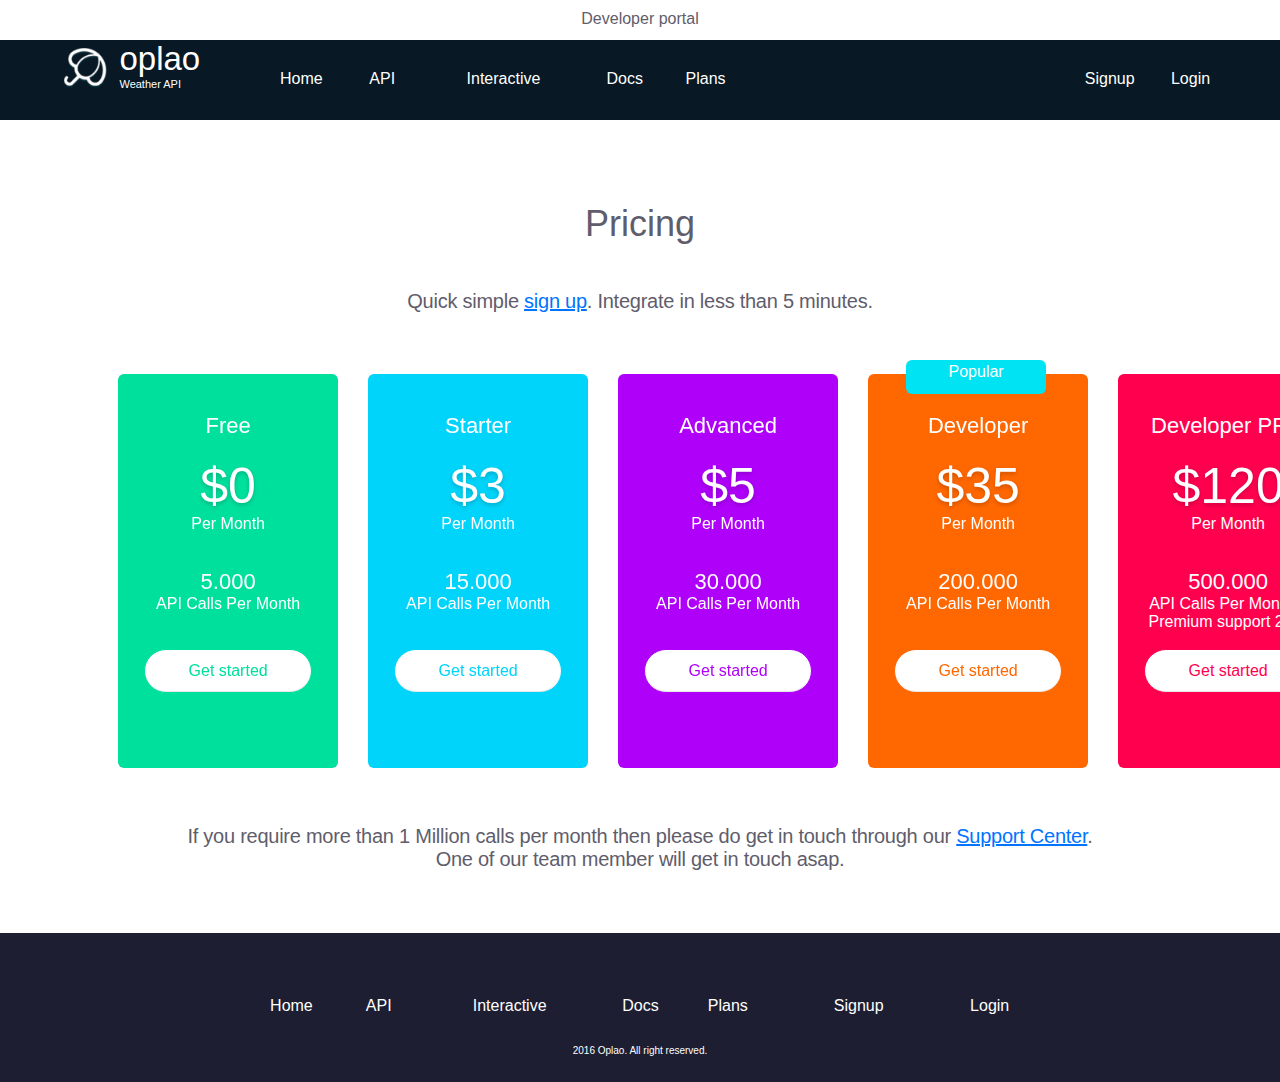
<file: plans.html>
<!DOCTYPE html>
<html lang="en">
<head>
    <meta charset="UTF-8">
    <meta http-equiv="X-UA-Compatible" content="IE=edge">
    <meta name="viewport" content="width=device-width, initial-scale=1">
    <meta name="description" content="">
    <meta name="keywords" content="">
    <meta name="author" content="">
    <!-- Bootstrap -->
    <link rel="icon" href="images/favicon.ico">
    <link href="css/bootstrap.min.css" rel="stylesheet">
    <link href="css/style.css" rel="stylesheet">
    <link href="css/swiper.min.css" rel="stylesheet">
    <link rel="stylesheet" href="css/styles-menu.css">
    <!--[if lt IE 9]>
    <script src="https://oss.maxcdn.com/libs/html5shiv/3.7.0/html5shiv.js"></script>
    <script src="https://oss.maxcdn.com/libs/respond.js/1.4.2/respond.min.js"></script>
    <!--[endif]-->

    <title>Plans page</title>
</head>

<body>
<header>
    <div class="center head-block-developer">
        <p class="font-developer">Developer portal</p>
    </div>

    <div class="head-pricing">
        <div class="head-menu">
            <div class="cont">
                <div class="row navigation">
                    <div class="col-lg-2 col-md-3 col-sm-3 col-xs-5 nav-element reset-pad up-layer">
                        <div class="nav-wrapper">
                            <a href="home.html">
                                <img class="img-logo" src="images/logo.svg" alt="">
                                <span class="logo">
                                    <p class="text-logo">oplao</p>
                                    <p>Weather API</p>
                                </span>
                            </a>
                        </div>
                    </div>
                    <div id='cssmenu' class="col-lg-10 col-md-9 col-sm-9 col-xs-7">
                        <ul class="fone">
                            <div class="col-lg-1 col-md-2 col-sm-1 pad-none"><li><a href="home.html">Home</a></li></div>
                            <div class="col-lg-1 col-md-1 col-sm-1 upletter pad-none"><li><a href="api.html">api</a></li></div>
                            <div class="col-lg-2 col-md-2 col-sm-2 pad-none"><li><a href="interactive.html">Interactive</a></li></div>
                            <div class="col-lg-1 col-md-1 col-sm-1 pad-none"><li><a href="docs.html">Docs</a></li></div>
                            <div class="col-lg-1 col-md-1 col-sm-1 pad-none"><li><a href="plans.html">Plans</a></li></div>
                            <div id="corect-pad" class="col-lg-4 col-md-1 col-sm-3"><li> </li></div>
                            <div class="col-lg-1 col-md-2 col-sm-2"><li><a href="signup.html">Signup</a></li></div>
                            <div class="col-lg-1 col-md-2 col-sm-1 pad-none"><li><a href="login.html">Login</a></li></div>
                        </ul>
                    </div>
                </div>
            </div>
        </div>
    </div>
</header>

<div id="foo">
    <div class="pricing-block">

    <div class="center  block-text">
        <h1>Pricing</h1>
        <p>Quick simple <a href="signup.html">sign up</a>. Integrate in less than 5 minutes.</p>
    </div>

    <div class="cont">
        <div class="row row-block">
            <div class="swiper-container">
                <div class="swiper-wrapper">
                    <div class="swiper-slide col-md-2 proposition-block proposition-block1">
                        <span>Free</span><br><br>
                        <span class="price">$0</span>
                        <p>Per Month</p><br><br>
                        <span>5.000</span>
                        <p>API Calls Per Month</p><br><br>
                        <button class="butt1">Get started</button>
                    </div>
                    <div class="swiper-slide col-md-2 proposition-block proposition-block2">
                        <span>Starter</span><br><br>
                        <span class="price">$3</span>
                        <p>Per Month</p><br><br>
                        <span>15.000</span>
                        <p>API Calls Per Month</p><br><br>
                        <button class="butt2">Get started</button>
                    </div>
                    <div class="swiper-slide col-md-2 proposition-block proposition-block3">
                        <span>Advanced</span><br><br>
                        <span class="price">$5</span>
                        <p>Per Month</p><br><br>
                        <span>30.000</span>
                        <p>API Calls Per Month</p><br><br>
                        <button class="butt3">Get started</button>
                    </div>
                    <div class="swiper-slide col-md-2 proposition-block proposition-block4">
                        <div class="popular">Popular</div>
                        <span>Developer</span><br><br>
                        <span class="price">$35</span>
                        <p>Per Month</p><br><br>
                        <span>200.000</span>
                        <p>API Calls Per Month</p><br><br>
                        <button class="butt4">Get started</button>
                    </div>
                    <div class="swiper-slide col-md-2 proposition-block proposition-block5">
                        <span>Developer PRO</span><br><br>
                        <span class="price">$120</span>
                        <p>Per Month</p><br><br>
                        <span>500.000</span>
                        <p>API Calls Per Month + Premium support 24*7</p><br>
                        <button class="butt5">Get started</button>
                    </div>
                </div>
                <!-- Add Scrollbar -->
                <div class="swiper-scrollbar"></div>
            </div>
        </div>
    </div>

    <div class="center block-text-down">
        <p>If you require more than 1 Million calls per month then please do get in touch through our <a href="#">Support Center</a>.</p>
        <p>One of our team member will get in touch asap.</p>
    </div>
</div>
</div>

<footer>
    <div class="cont center">
        <div class="row">
            <div class="col-sm-1 col-md-1 pad-none"> </div>
            <div class="col-sm-1 col-md-1 corect-pad pad-none"><a href="home.html">Home</a></div>
            <div class="col-sm-1 col-md-1 upletter corect-pad pad-none"><a href="api.html">api</a></div>
            <div class="col-sm-2 col-md-2 corect-pad pad-none"><a href="interactive.html">Interactive</a></div>
            <div class="col-sm-1 col-md-1 corect-pad pad-none"><a href="docs.html">Docs</a></div>
            <div class="col-sm-1 col-md-1 corect-pad pad-none"><a href="plans.html">Plans</a></div>
            <div class="col-sm-2 col-md-2 corect-pad pad-none"><a href="signup.html">Signup</a></div>
            <div class="col-sm-1 col-md-1 corect-pad pad-none"><a href="login.html">Login</a></div>
            <div class="col-md-2 col-sm-2"> </div>
        </div>
        <div class="center copyright">
            <p>2016 Oplao. All right reserved.</p>
        </div>
    </div>
</footer>

<!-- Swiper JS -->
<script src="js/swiper.min.js"></script>

<!-- Initialize Swiper -->
<script>
    var swiper = new Swiper('.swiper-container', {
        scrollbar: '.swiper-scrollbar',
        scrollbarHide: true,
        slidesPerView: 'auto',
        centeredSlides: false,
        spaceBetween: 30,
        grabCursor: true
    });
</script>

<script src="https://ajax.googleapis.com/ajax/libs/jquery/1.11.0/jquery.min.js"></script>
<script src="js/script-menu.js"></script>

<script>
    $(document).ready(function () {
        $('#menu-button').click(function () {
            $('#foo').toggleClass('blur');});
    });
</script>

</body>
</html>
</file>
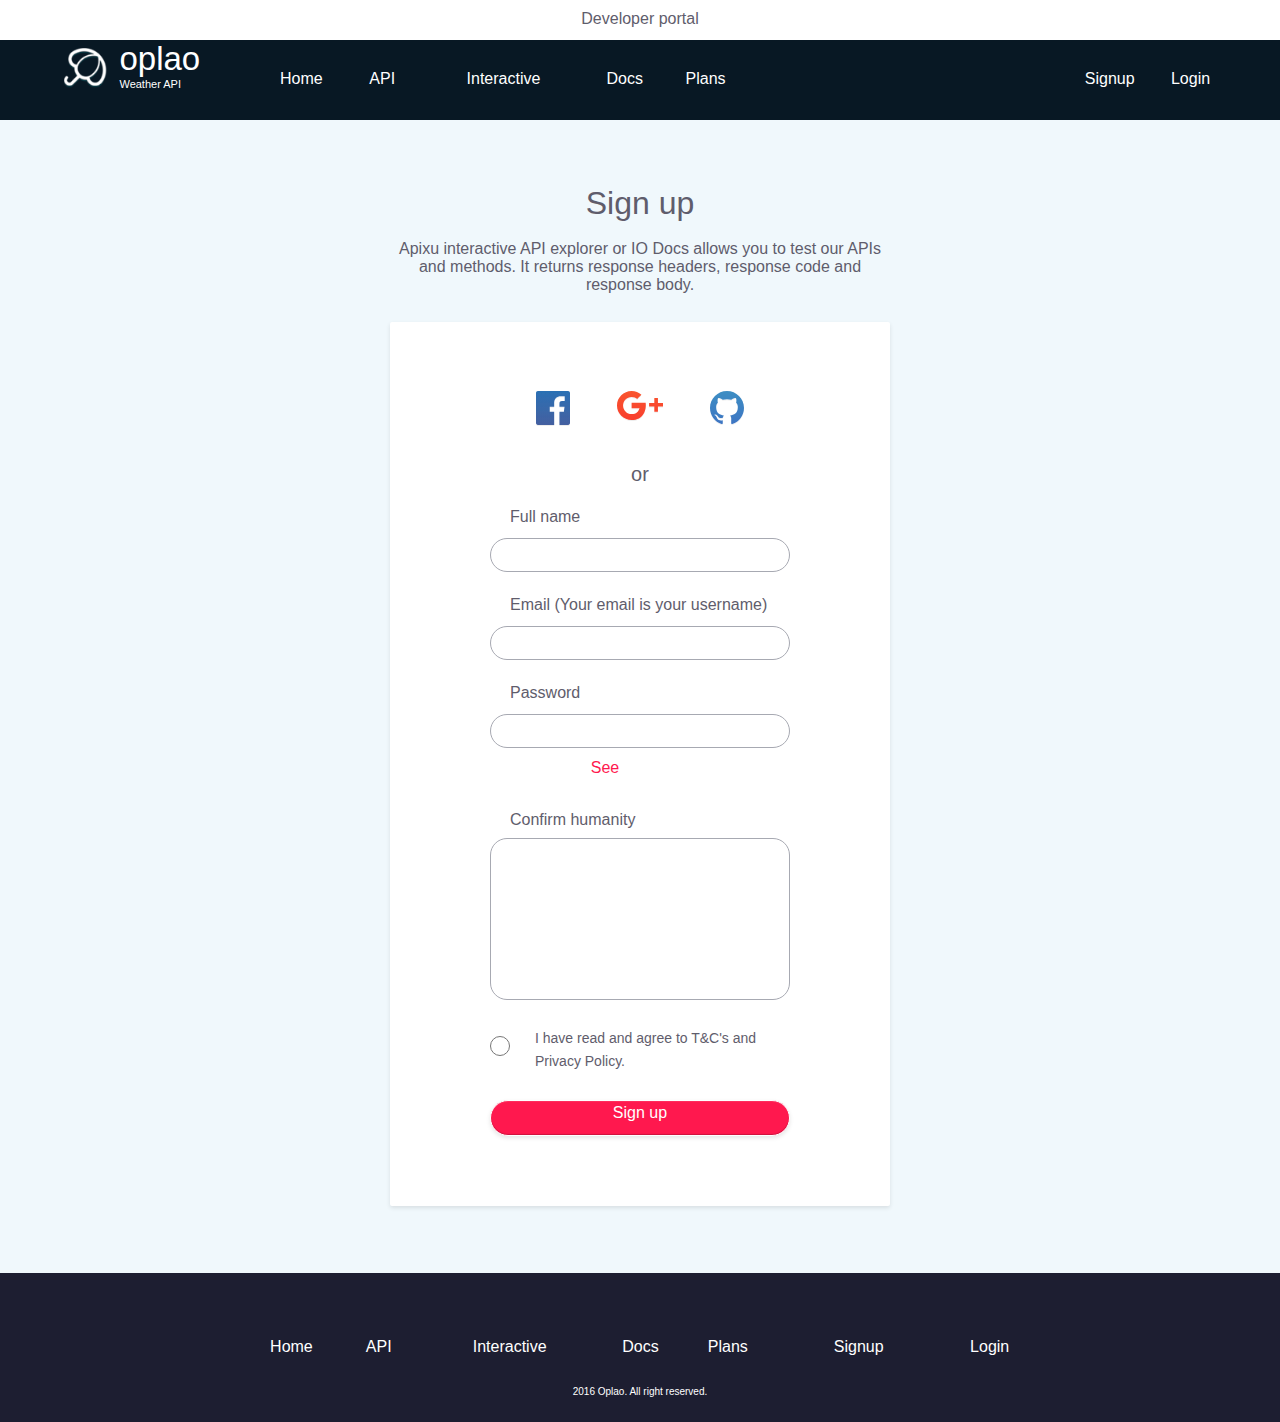
<file: signup.html>
<!DOCTYPE html>
<html lang="en">
<head>
    <meta charset="UTF-8">
    <meta http-equiv="X-UA-Compatible" content="IE=edge">
    <meta name="viewport" content="width=device-width, initial-scale=1">
    <meta name="description" content="">
    <meta name="keywords" content="">
    <meta name="author" content="">
    <!-- Bootstrap -->
    <link rel="icon" href="images/favicon.ico">
    <link href="css/bootstrap.min.css" rel="stylesheet">
    <link href="css/style.css" rel="stylesheet">
    <link rel="stylesheet" href="css/styles-menu.css">
    <!--[if lt IE 9]>
    <script src="https://oss.maxcdn.com/libs/html5shiv/3.7.0/html5shiv.js"></script>
    <script src="https://oss.maxcdn.com/libs/respond.js/1.4.2/respond.min.js"></script>
    <!--[endif]-->

    <title>Signup page</title>
</head>

<body>

<header>
    <div class="center head-block-developer">
        <p class="font-developer">Developer portal</p>
    </div>

    <div class="head-signup">
        <div class="head-menu">
            <div class="cont">
                <div class="row navigation">
                    <div class="col-lg-2 col-md-3 col-sm-3 col-xs-5 nav-element reset-pad up-layer">
                        <div class="nav-wrapper">
                            <a href="home.html">
                                <img class="img-logo" src="images/logo.svg" alt="">
                                <span class="logo">
                                    <p class="text-logo">oplao</p>
                                    <p>Weather API</p>
                                </span>
                            </a>
                        </div>
                    </div>
                    <div id='cssmenu' class="col-lg-10 col-md-9 col-sm-9 col-xs-7">
                        <ul class="fone">
                            <div class="col-lg-1 col-md-2 col-sm-1 pad-none"><li><a href="home.html">Home</a></li></div>
                            <div class="col-lg-1 col-md-1 col-sm-1 upletter pad-none"><li><a href="api.html">api</a></li></div>
                            <div class="col-lg-2 col-md-2 col-sm-2 pad-none"><li><a href="interactive.html">Interactive</a></li></div>
                            <div class="col-lg-1 col-md-1 col-sm-1 pad-none"><li><a href="docs.html">Docs</a></li></div>
                            <div class="col-lg-1 col-md-1 col-sm-1 pad-none"><li><a href="plans.html">Plans</a></li></div>
                            <div id="corect-pad" class="col-lg-4 col-md-1 col-sm-3"><li> </li></div>
                            <div class="col-lg-1 col-md-2 col-sm-2"><li><a href="signup.html">Signup</a></li></div>
                            <div class="col-lg-1 col-md-2 col-sm-1 pad-none"><li><a href="login.html">Login</a></li></div>
                        </ul>
                    </div>
                </div>
            </div>
        </div>
    </div>
</header>

<div id="foo">
    <div class="signup-block">
        <div class="cont row-block center">
        <h1>Sign up</h1>
        <span>Apixu interactive API explorer or IO Docs allows you to test our APIs and methods. It returns response headers, response code and response body.</span>
        <div class="sign-block">
            <div class="row">
                <div class="col-md-4 col-xs-4">
                    <a href="http://facebook.com">
                        <img src="images/fb.svg">
                    </a>
                </div>
                <div class="col-md-4 col-xs-4">
                    <a href="https://plus.google.com/">
                        <img src="images/google.svg">
                    </a>
                </div>
                <div class="col-md-4 col-xs-4">
                    <a href="https://github.com/">
                        <img src="images/git.svg">
                    </a>
                </div>
            </div>
            <p>or</p>
            <form>
                <label><p>Full name</p>
                    <input type="text" class="input-text">
                </label><br>
                <label><p>Email (Your email is your username)</p>
                    <input type="email" class="input-email">
                </label><br>
                <label><p>Password</p>
                    <input type="password" class="input-pas">
                    <input type="submit" class="btn-see" value="See">
                </label><br>
                <label><p>Confirm humanity</p>
                    <input type="text" class="input-text-big">
                </label><br>
                <label class="label-radio">
                    <input type="radio" class="input-radio">
                    <span>I have read and agree to T&C's and Privacy Policy.</span>
                </label>
                <input type="submit" class="btn-sign" value="Sign up">
            </form>
        </div>
    </div>
    </div>
</div>

<footer>
    <div class="cont center">
        <div class="row">
            <div class="col-sm-1 col-md-1 pad-none"> </div>
            <div class="col-sm-1 col-md-1 corect-pad pad-none"><a href="home.html">Home</a></div>
            <div class="col-sm-1 col-md-1 upletter corect-pad pad-none"><a href="api.html">api</a></div>
            <div class="col-sm-2 col-md-2 corect-pad pad-none"><a href="interactive.html">Interactive</a></div>
            <div class="col-sm-1 col-md-1 corect-pad pad-none"><a href="docs.html">Docs</a></div>
            <div class="col-sm-1 col-md-1 corect-pad pad-none"><a href="plans.html">Plans</a></div>
            <div class="col-sm-2 col-md-2 corect-pad pad-none"><a href="signup.html">Signup</a></div>
            <div class="col-sm-1 col-md-1 corect-pad pad-none"><a href="login.html">Login</a></div>
            <div class="col-md-2 col-sm-2"> </div>
        </div>
        <div class="center copyright">
            <p>2016 Oplao. All right reserved.</p>
        </div>
    </div>
</footer>

<script src="https://ajax.googleapis.com/ajax/libs/jquery/1.11.0/jquery.min.js"></script>
<script src="js/script-menu.js"></script>
<!-- <script src="js/bootstrap.min.js"></script> -->
<script>
    $(document).ready(function () {
        $('#menu-button').click(function () {
            $('#foo').toggleClass('blur');});
    });
</script>
</body>
</html>
</file>
<file: css/style.css>
html, body, div, span, applet, object, iframe, h1, h2, h3, h4, h5, h6, p, blockquote, pre, a, abbr, acronym, address, big, cite, code, del, dfn, em, img, ins, kbd, q, s, samp, small, strike, strong, sub, sup, tt, var, b, u, i, center, dl, dt, dd, ol, ul, li, fieldset, form, label, legend, table, caption, tbody, tfoot, thead, tr, th, td, article, aside, canvas, details, embed, figure, figcaption, footer, header, hgroup, menu, nav, output, ruby, section, summary, time, mark, audio, video {
    margin: 0;
    padding: 0;
    border: 0;
    font-size: 100%;
    font: inherit;
    vertical-align: baseline;
    font-family: -apple-system, BlinkMacSystemFont,
    "Segoe UI", "Roboto", "Oxygen", "Ubuntu", "Cantarell",
    "Fira Sans", "Droid Sans", "Helvetica Neue", sans-serif;
}

body {
    color: #5f5d6c;
}

article, aside, details, figcaption, figure, footer, header, hgroup, menu, nav, section { display: block }

a { text-decoration: none; }

ol, ul { list-style: none }

.cont{
    width: 90%;
    height: auto;
    margin: 0 auto;
    /*color: #5f5d6c;*/
    /*font-family: 'Archivo Narrow', sans-serif;*/
}

.upletter{
    text-transform: uppercase;
}

.center {
    text-align: center;
}

.no-center {
    text-align: left;
}

.head-home {
    display: block;
    max-width: 100%;
    min-height: 637px;
    background: url("../images/bg-home.jpg") no-repeat;
    background-size: cover;
}

.head-text {
    color: white;
}

.head-home .head-text{
    padding-top: 11%;
}

.head-api .head-text{
    padding-top: 7%;
}

.head-home .head-text .row-block {
    padding: 4% 25% 7% 25%;
}

.head-home .head-text .row-icon-text {
    margin-top: 1%;
    font-size: 18px;
}

.head-home .head-text h1 {
    /*color: #ddd;*/
    font-size: 36px;
    font-weight: 100;
    letter-spacing: 0.6px;
}

.head-home .head-text .btn {
    color: #e62565;
    border-radius: 20px;
    padding: 2px 102px 7px;
    font-size: 16px;
    letter-spacing: -0.2px;
}

.head-home .head-text .btn:first-child {
    margin-right: 58px;
}

.head-home .head-text .btn:hover {
    background-color: #e62565;
    color: #ddd;
}

.head-home .head-text .row-block-btn {
    padding-bottom: 5%;
}

.head-api {
    display: block;
    max-width: 100%;
    min-height: 485px;
    background: url("../images/bg-api.jpg") no-repeat;
    background-size: cover;
}

.head-docs,
.head-interactive,
.head-pricing,
.head-signup,
.head-login {
    max-width: 100%;
    height: 80px;
    background-color: #091b29;
}

.signup-block,
.login-block {
    background-color: #f0f8fc;
}

.signup-block .row-block,
.login-block .row-block {
    padding: 5.1% 0 5.3%;
}

.signup-block .row-block > span,
.login-block .row-block > span {
    font-size: 16px;
    padding: 1.5% 29% 2.5%;
    display: block;
}

.signup-block .row-block h1,
.login-block .row-block h1 {
    font-size: 32px;
}

.signup-block .sign-block {
    padding: 6% 0;
    width: 500px;
    margin: auto;
    background-color: white;
    border-radius: 2px;
    box-shadow: 0 2px 4px rgba(0, 0, 0, 0.1);
}

.signup-block .sign-block .row {
    padding: 0 27%;
}

.signup-block .sign-block > p {
    font-size: 20px;
    padding: 32px 0 12px;
}

.signup-block .sign-block form .input-text,
.signup-block .sign-block form .input-text-big,
.signup-block .sign-block form .input-email,
.signup-block .sign-block form .input-pas,
.interactive-block form .input-key {
    width: 300px;
    height: 34px;
    border: 0.5px solid #a7a9b2;
    border-radius: 100px;
    padding: 0 10px 3px;
}

.interactive-block form label {
    font-size: 18px;
    line-height: 43px;
}

.interactive-block form .form-group {
    margin-bottom: 5px;
}

.interactive-block form label p {
    margin-left: 20px;
    color: #a7a9b2;
}

.response form label p {
    margin-left: 20px;
    text-align: left;
}

.interactive-block form .input-http,
.interactive-block form .input-https {
    width: 140px;
    height: 35px;
    line-height: 0px;
    border: 1px solid #a7a9b2;;
    border-radius: 100px;
    background-color: white;
    margin: 0 8px;
    color: #a7a9b2;
}

.interactive-block form .input-http:hover,
.interactive-block form .input-https:hover {
    border: 1px solid #FF184E;
    color: #FF184E;
}

.signup-block .sign-block form .input-text-big {
    border-radius: 17px;
    padding: 20px 10px 140px;
}

.signup-block .sign-block form .input-radio {
    width: 20px;
    height: 20px;
    background-color: white;
    border: 0.5px solid #a7a9b2;
    border-radius: 100px;
    vertical-align: sub;
}

.signup-block .sign-block form .btn-see {
    color: #ff184e;
    font-size: 16px;
    border: none;
    background-color: transparent;
    width: 45px;
    margin: 0px 10px 0px -60px;
}

.signup-block .sign-block form .btn-sign {
    width: 300px;
    height: 29px;
    padding: 3px 0 31px;
    background-color: #ff184e;
    border-radius: 100px;
    color: white;
    border: 1px solid;
    box-shadow: 0 2px 4px rgba(0, 0, 0, 0.1), inset 0 1px 1px rgba(255, 255, 255, 0.1), inset 0 -1px 1px rgba(0, 0, 0, 0.2);
}

.signup-block .sign-block form .btn-sign:hover {
    background-color: white;
    color: #ff184e;
}

.signup-block .sign-block form label p {
    text-align: left;
    font-size: 16px;
    margin-left: 20px;
}

.signup-block .sign-block form label {
    line-height: 37px;
    padding-bottom: 14px;
}

.signup-block .sign-block form .label-radio {
    width: 60%;
    margin: 13px 0;
    text-align: initial;
}

.signup-block .sign-block form .label-radio > span {
    width: 85%;
    line-height: 23px;
    font-size: 14px;
}

.login-block h1 {
    padding-bottom: 27px;
}

.login-block .sign-block form .label-radio {
    width: 50%;
    margin: 10px 0;
}

.login-block .sign-block form .input-radio {
    vertical-align: top;
}

.login-block .sign-block form .label-radio > span {
    width: 80%;
    line-height: 22px;
}

.info-api-block ul li,
.docs-block > .row-block > .info-block ul li {
    list-style-type: disc;
}

.info-api-block a,
.head-api .head-text a {
    font-size: 16px;
    color: #0074ff;
    text-decoration: underline;
}

.info-api-block a:hover,
.head-api .head-text a:hover {
    text-decoration: none;
}

.head-api .head-text h1 {
    font-size: 32px;
    margin-bottom: 32px;
}

.head-api .head-text span {
    font-size: 18px;
    margin-bottom: 25px;
    display: block;
}

.head-api .head-text p {
    font-size: 16px;
    width: 50%;
    margin: auto;
    line-height: 24px;
    padding-bottom: 20px;
}

.info-api-block .row h3 {
    font-size: 22px;
    font-weight: 600;
}

.info-api-block .row-block {
    padding: 5% 18% 5.5% 16.5%;
}

.info-api-block .row-block p {
    font-size: 18px;
    letter-spacing: -0.2px;
}

/*.row-marg {*/
    /*margin-top: 85px;*/
/*}*/

.info-api-block .row-block ul {
    line-height: 23px;
}

.text-line {
    line-height: 27px;
}

.interactive-block,
.response {
    padding: 6.5% 6.5% 2%;
    margin-top: 2px;
}

.interactive-block h1 {
    font-size: 32px;
}

.interactive-block form {
  text-align: center;
    padding-bottom: 35px;
}

.interactive-block span {
    display: block;
    padding: 2% 20% 4%;
    line-height: 25px;
}

.interactive-block form .form-group label {
    text-align: left;
}

.interactive-block form .form-group .protocol {
    display: block;
    color: #a7a9b2;
    text-align: center;
    margin-left: -100px;
}

.interactive-block .tab-padding {
    padding: 0 10% 1.5% 20%;
}

.interactive-block .tab-content {
    border: 0.5px solid #a7a9b2;
    border-radius: 10px;
    width: 100%;
    /*height: 255px;*/
    margin: auto;
}

.response-block .btn-response {
    margin: auto;
    display: block;
    color: white;
    width: 256px;
    height: 34px;
    border: 1px solid;
    background-color: #ff184e;
    border-radius: 100px;
    box-shadow: 0 2px 4px rgba(0, 0, 0, 0.1), inset 0 1px 1px rgba(255, 255, 255, 0.1), inset 0 -1px 1px rgba(0, 0, 0, 0.2);
}

.response-block .btn-response:hover {
    color: #ff184e;
    background-color: white;
}

.docs-block > .row-block {
    padding: 4% 7% 7.5% 8%;
    font-size: 18px;
    letter-spacing: -0.9px;
}

.docs-block > .row-block .list-check {
    background-color: #f0f8fc;
    border-radius: 10px;
    /*width: 400px;*/
    padding: 11% 10% 6%;
}

.docs-block > .row-block .list-check a {
    text-decoration: none;
    color: #5f5d6c;
}

.docs-block > .row-block .list-check a:hover {
    color: #e62565;
}

.docs-block > .row-block .info-block > ul,
.info-api-block .row-block ul {
    margin-left: 15px;
    margin-top: 2px;
}

.docs-block > .row-block .list-check li {
    line-height: 47px;
}

.docs-block > .row-block .list-check li:first-child {
    letter-spacing: 0px;
    line-height: 30px;
    padding-bottom: 10px;
}

.docs-block > .row-block > .info-block {
    padding: 4.5% 0 0;
    line-height: 26px;
}

.docs-block > .row-block > .info-block span {
    padding-top: 10px;
    display: block;
}

.docs-block > .row-block > .info-block ul li,
.info-api-block .row-block ul li {
    font-size: 8px;
}

.docs-block > .row-block > .info-block ul p,
.info-api-block .row-block ul p {
    font-size: 18px;
}

.response .form-control {
    width: 100%;
    border-radius: 100px;
    height: 43px;
    padding-left: 20px;
    margin-top: 5px 0 20px;
}

footer {
    width: 100%;
    padding: 2%;
    background-color: rgba(4, 5, 27, 0.9);
    /*background-image: radial-gradient(undefined undefinedpx at , rgba(4, 84, 112, 0.9) 0%, rgba(4, 5, 27, 0.9) 100%);*/
}

.response {
    width: 100%;
    height: 374px;
    background: url("../images/bg-inter.jpg") no-repeat center;
    background-size: cover;
}

.head-menu {
    height: 80px;
    background-color: rgba(0, 0, 0, 0.1);
}

.head-block-developer {
    height: 40px;
}

.head-block-developer > .font-developer {
    /*color: #5f5d6c;*/
    font-size: 16px;
    font-weight: 400;
    line-height: 18px;
    padding-top: 10px;
}

.featur-block {
    min-height: 732px;
    background-color: #f0f8fc;
    /*color: #5f5d6c;*/
}

.featur-block h2,
.pricing-block h2 {
    padding: 7% 0 5% 0;
    font-size: 36px;
}

.featur-block .row-block {
    padding: 0 8%;
}

.featur-block .row-block h3 {
    font-size: 22px;
    letter-spacing: -1px;
    line-height: 42px;
}

.featur-block .row-block p {
    font-size: 18px;
    letter-spacing: -1px;
}

.featur-block .row-block .img-block {
    margin-top: 6%;
}

.featur-block .row-block .row-one {
    margin-bottom: 5%;
}

.featur-block .row-block .row-two,
.featur-block .row-block .row-three {
    margin-bottom: 2%;
}

.pricing-block .proposition-block {
    padding: 39px 0;
    text-align: center;
    color: white;
    border-radius: 6px;
    height: 394px;
    width: 220px;
    margin-right: 3%;
}

.pricing-block .proposition-block5 {
    margin-right: 0;
}

/*.pricing-block .row-block {*/
    /*padding: 7px 0 7%;*/
/*}*/

.pricing-block .popular,
.pricing-block .popular-plans {
    width: 140px;
    height: 34px;
    background-color: #00e3f2;
    border-radius: 6px;
    position: absolute;
    top: -14px;
    left: 38px;
    color: white;
    text-align: center;
    padding-top: 3px;
}


.proposition-block1 {
    background-color: #00e09d;
}

.proposition-block2 {
    background-color: #00d4fa;
}

.proposition-block3 {
    background-color: #af00fa;
}

.proposition-block4 {
    background-color: #ff6700;
}

.proposition-block5 {
    background-color: #ff004f;
}

.butt1 {
   color: #00e09d;
}

.butt2 {
    color: #00d4fa;
}

.butt3 {
    color: #af00fa;
}

.butt4 {
    color: #ff6700;
}

.butt5 {
    color: #ff004f;
}

.pricing-block .proposition-block span {
    font-size: 22px;
}

.pricing-block .proposition-block .price {
    text-shadow: 0 2px 4px rgba(0, 0, 0, 0.2);
    font-size: 50px;
}

.pricing-block .proposition-block p {
    font-size: 16px;
}

.pricing-block .proposition-block button {
    width: 168px;
    height: 44px;
    background-color: white;
    background-image: radial-gradient(undefined undefinedpx at , rgba(255, 255, 255, 0.05) 0%, transparent 100%);
    border-radius: 100px;
    border: 1px solid;
    box-shadow: inset 0 1px 1px rgba(255, 255, 255, 0.1), inset 0 -1px 1px rgba(0, 0, 0, 0.1);
}

.pricing-block .proposition-block button:hover {
    background-color: #eee;
}

.pricing-block .row-block {
    padding: 0 6% 5%;
}

.library-block {
    min-height: 641px;
    background-image: linear-gradient(180deg, #f0f8fc 0%, #f0f8fc 9%, #f0f8fc 100%);
}

.library-block h2 {
    font-size: 36px;
    /*color: #5f5d6c;*/
}

.library-block > .row {
    padding-top: 8%;
    text-align: center;
}

.library-block > .row a {
    text-decoration: none;
    color: #5f5d6c;
}

.library-block > .row p {
    font-size: 21px;
    line-height: 42px;
}

.library-block > .row .row2 {
    padding: 0 18% 0 19%;
}

.library-block > .row .row3 {
    padding: 1% 19% 0 20%;
}

.library-title-xs {
    margin-bottom: 50px;
}

.library-row-text {
    margin-bottom: 25px;
}

footer > .cont > .row {
    padding: 3.5% 0% 0 8%;
    font-size: 16px;
    color: white;
}

footer > .cont > .row a {
    color: white;
}

footer > .cont .copyright {
    font-size: 10px;
    color: white;
    padding-top: 2.7%;
}

footer > .cont > .row a:hover,
footer > .cont > .row a:focus {
    border-bottom: 1px solid #e62565;
    padding-bottom: 5px;
    text-decoration: none;
}

.pricing-block {
    padding-bottom: 4.8%;
}

.pricing-block .block-text {
    padding: 6.5% 0 1.3%;
    /*color: #5f5d6c;*/
}

.pricing-block .block-text-down {
    /*color: #5f5d6c;*/
}

.pricing-block .block-text h1 {
    font-size: 36px;
}

.pricing-block .block-text p {
    line-height: 112px;
}

.pricing-block .block-text p,
.pricing-block .block-text-down p {
    font-size: 20px;
    letter-spacing: -0.25px;
}

.pricing-block .block-text a,
.pricing-block .block-text-down a {
    text-decoration: underline;
    color: #0074ff;
}

.pricing-block .block-text a:hover,
.pricing-block .block-text-down a:hover {
    text-decoration: none;
}

.row-icon-text-xs,
.row-icon-xs {
    padding: 3% 0% 0 25%;
}

.row-block-xs {
    margin: 6%;
}

.form-control {
    border-radius: 50px;
}

/*------------------------------------*/

.head-menu > .navigation > .nav-element .nav-wrapper,
.foot-menu > .navigation > .nav-element .nav-wrapper {
    position: absolute;
    bottom: 0;
}

.head-menu > .navigation {
    line-height: 45px;
}

.head-menu > .navigation > .nav-element {
    min-height: 45px;
    position: relative;
}

.foot-menu > .navigation {
    line-height: 45px;
}

.head-menu .logo {
    display: inline-block;
    margin-left: 8px;
    color: #fff;
    font-size: 11px;
    font-weight: 400;
}

.head-menu a {
    text-decoration: none;
}

.head-menu .text-logo {
    font-size: 33px;
}

.head-menu .img-logo {
    max-width: 30%;
}

#label-show-responsive {
    width: 59.3%;
}

/*-------------------------------------------------------*/

.div-header {
    margin-right: auto;
    margin-left: auto;
    max-width: 22.5rem;
    margin-top:150px;
}

.nav a, .nav label {
    display: block;
    padding: .85rem;
    color: #a7a9b2;
    /*background: #F0F8FB;*/
    box-shadow: inset 0 0 #fff;
}

.nav a:focus, .nav a:hover, .nav label:focus, .nav label:hover {
    color: #E62565;
    background: #F0F8FB;
}

.nav label { cursor: pointer; }


.nav-tabs {
    border: none;
}

.nav-tabs>li {
    margin-bottom: 0;
    margin-left: 35px;
}

.nav-tabs>li.active>a,
.nav-tabs>li.active>a:hover,
.nav-tabs>li.active>a:focus {
    border: 1px solid #E62565;
    border-radius: 100px;
    color: #E62565;
}

.interactive-block .tab-content .tab-pane .row {
    margin: 0;
}

.interactive-block .tab-content .tab-pane .row-title {
    border-bottom: 1px solid #a7a9b2;
    color: #a7a9b2;
}

.interactive-block .tab-content .tab-pane .row-title,
.interactive-block .tab-content .tab-pane .row-text {
    padding: 14px 10px 18px 24px;
}

.nav-tabs > li > a:hover {
    border-color: #fff;
    background-color: #fff;

}

.group-list a, .group-list label {
    /*padding-left: 2rem;*/
    background: #F0F8FB;
    box-shadow: inset 0 -1px #F0F8FB;
}

.group-list a:focus, .group-list a:hover, .group-list label:focus, .group-list label:hover {
    background: #F0F8FB;
    color: #E62565;
    text-decoration: none;
}

.sub-group-list a, .sub-group-list label {
    padding-left: 4rem;
    background: #353535;
    box-shadow: inset 0 -1px #474747;
}

.sub-group-list a:focus, .sub-group-list a:hover, .sub-group-list label:focus, .sub-group-list label:hover { background: #F0F8FB; }

.sub-sub-group-list a, .sub-sub-group-list label {
    padding-left: 6rem;
    background: #454545;
    box-shadow: inset 0 -1px #575757;
}

.sub-sub-group-list a:focus, .sub-sub-group-list a:hover, .sub-sub-group-list label:focus, .sub-sub-group-list label:hover { background: #F0F8FB; }

.group-list, .sub-group-list, .sub-sub-group-list {
    height: 100%;
    max-height: 0;
    overflow: hidden;
    -webkit-transition: max-height .5s ease-in-out;
    transition: max-height .5s ease-in-out;
}

.nav__list input[type=checkbox]:checked + label + ul {
    max-height: 1000px;
}

label > span {
    float: right;
    -webkit-transition: -webkit-transform .65s ease;
    transition: transform .65s ease;
}

.nav__list input[type=checkbox]:checked + label > span {
    -webkit-transform: rotate(90deg);
    -ms-transform: rotate(90deg);
    transform: rotate(90deg);
}

/*-------------------------------------------------------*/

/* Container DIV - automatically generated */
.simply-scroll-container {
    position: relative;
}

/* Clip DIV - automatically generated */
.simply-scroll-clip {
    position: relative;
    overflow: hidden;
}

/* UL/OL/DIV - the element that simplyScroll is inited on
Class name automatically added to element */
.simply-scroll-list {
    overflow: hidden;
    margin: 0;
    padding: 0;
    list-style: none;
}

.simply-scroll-list li {
    padding: 0;
    margin: 0;
    list-style: none;
}

.simply-scroll-list li img {
    border: none;
    display: block;
}

/* Custom class modifications - adds to / overrides above

.simply-scroll is default base class */

/* Container DIV */
.simply-scroll {
    width: 576px;
    height: 200px;
    margin-bottom: 1em;
}

/* Clip DIV */
.simply-scroll .simply-scroll-clip {
    width: 576px;
    height: 200px;
}

/* Explicitly set height/width of each list item */
.simply-scroll .simply-scroll-list li {
    float: left; /* Horizontal scroll only */
    width: 290px;
    height: 200px;
}

/*-------------------------------------------------------*/

.row-marg {
    margin-top: 50px;
}

.row-marg-text {
    margin-bottom: 5%;
}

@media (max-width: 1199px) {

    .interactive-block .tab-padding {
        padding: 0 2% 1.5% 15%;
    }

    .reset-pad, .pad-none {
        padding: 0;
    }
}

@media (max-width: 991px) {

    .interactive-block .tab-padding {
        padding: 0 0% 1.5% 0%;
    }

    .reset-pad, .pad-none {
        padding: 0;
    }

    .library-block > .row .row2,
    .library-block > .row .row3 {
        padding: 0 12% 0 12%;
    }

    .head-home .head-text .row-block {
        padding: 4% 13% 7% 19%;
    }

    /*.head-menu .img-logo {*/
        /*max-width: 27%;*/
    /*}*/

    /*.head-menu .logo {*/
        /*margin: 0;*/
    /*}*/
}

/*-------------------------------------------------------*/

@media (max-width: 767px) {

    .head-menu .nav-element {
        position: absolute;
    }

    .div-header {
        margin-top: 0px;
    }

    footer > .cont > .row {
         padding: 3.5%;
    }

    footer > .cont > .row .corect-pad {
    padding-bottom: 2%;
    }

    .row-marg {
        margin-top: 50px;
    }

    .row-marg-text {
       margin-bottom: 5%;
    }

    .interactive-block span {
        padding: 18px 0px 35px;
    }

    .row-block-btn > .marg-btn {
        padding-bottom: 2%;

    }

    .head-home .head-text .row-block-btn {
        padding-bottom: 5%;
        padding: 0 0 5% 10%;
    }

    .box-nav-menu {
        background-color: #F0F8FB;
        padding: 10px 0;
    }

    .interactive-block form .input-http,
    .interactive-block form .input-https {
        width: 56.5%;
    }

    .interactive-block form .input-http {
        margin-bottom: 20px;
    }

    .nav-tabs>li {
        float: none;
        margin: 0;
    }

    .interactive-block .tab-padding {
        padding: 0 21.5% 1.5%;
    }

    .nav-tabs>li>a {
        text-align: center;
    }

    .interactive-block .tab-content .tab-pane .row-title {
        border-bottom: none;
    }

    .up-layer {
        z-index: 10000;
    }
}
</file>
<file: css/styles-menu.css>
/*@import url(http://fonts.googleapis.com/css?family=Montserrat:400,700);*/
#cssmenu,
#cssmenu ul,
#cssmenu ul li,
#cssmenu ul li a,
#cssmenu #menu-button {
  margin: 0;
  border-bottom: 1px solid transparent;
  padding-bottom: 5px;
  list-style: none;
  line-height: 1;
  display: block;
  position: relative;
  -webkit-box-sizing: border-box;
  -moz-box-sizing: border-box;
  box-sizing: border-box;
  color: #fff; /**/
}


#cssmenu ul {
  font-size: 16px;/**/
  padding-top: 31px;/**/
  text-align: center;/**/
}

#cssmenu li a:hover {
  border-bottom: 1px solid #e62565;
  padding-bottom: 5px;
}

#cssmenu:after,
#cssmenu > ul:after {
  content: ".";
  display: block;
  clear: both;
  visibility: hidden;
  line-height: 0;
  height: 0;
}
#cssmenu #menu-button {
  display: none;
}
#cssmenu {
  font-family: Montserrat, sans-serif;
  /*padding-top: 3%;*/
  padding-right: 0;
}
#cssmenu > ul > li {
  float: left;
}
#cssmenu.align-center > ul {
  font-size: 0;
  text-align: center;
}
#cssmenu.align-center > ul > li {
  display: inline-block;
  float: none;
}
#cssmenu.align-center ul ul {
  text-align: left;
}
#cssmenu.align-right > ul > li {
  float: right;
}
#cssmenu > ul > li > a {
  padding: 17px;
  font-size: 12px;
  letter-spacing: 1px;
  text-decoration: none;
  color: #fff;
  font-weight: 700;
  text-transform: uppercase;
}
#cssmenu > ul > li:hover > a {
  color: #ffffff;
}
#cssmenu > ul > li.has-sub > a {
  padding-right: 30px;
}
#cssmenu > ul > li.has-sub > a:after {
  position: absolute;
  top: 22px;
  right: 11px;
  width: 8px;
  height: 2px;
  display: block;
  background: #fff;
  content: '';
}
#cssmenu > ul > li.has-sub > a:before {
  position: absolute;
  top: 19px;
  right: 14px;
  display: block;
  width: 2px;
  height: 8px;
  background: #fff;
  content: '';
  -webkit-transition: all .25s ease;
  -moz-transition: all .25s ease;
  -ms-transition: all .25s ease;
  -o-transition: all .25s ease;
  transition: all .25s ease;
}
#cssmenu > ul > li.has-sub:hover > a:before {
  top: 23px;
  height: 0;
}
#cssmenu ul ul {
  position: absolute;
  left: -9999px;
}
#cssmenu.align-right ul ul {
  text-align: right;
}
#cssmenu ul ul li {
  height: 0;
  -webkit-transition: all .25s ease;
  -moz-transition: all .25s ease;
  -ms-transition: all .25s ease;
  -o-transition: all .25s ease;
  transition: all .25s ease;
}
#cssmenu li:hover > ul {
  left: auto;
}
#cssmenu.align-right li:hover > ul {
  left: auto;
  right: 0;
}
#cssmenu li:hover > ul > li {
  height: 35px;
}
#cssmenu ul ul ul {
  margin-left: 100%;
  top: 0;
}
#cssmenu.align-right ul ul ul {
  margin-left: 0;
  margin-right: 100%;
}
#cssmenu ul ul li a {
  border-bottom: 1px solid rgba(150, 150, 150, 0.15);
  padding: 11px 15px;
  width: 170px;
  font-size: 12px;
  text-decoration: none;
  color: #fff;
  font-weight: 400;
  /*background: #333333;*/
}
#cssmenu ul ul li:last-child > a,
#cssmenu ul ul li.last-item > a {
  border-bottom: 0;
}
#cssmenu ul ul li:hover > a,
#cssmenu ul ul li a:hover {
  color: #ffffff;
}
#cssmenu ul ul li.has-sub > a:after {
  position: absolute;
  top: 16px;
  right: 11px;
  width: 8px;
  height: 2px;
  display: block;
  background: #fff;
  content: '';
}
#cssmenu.align-right ul ul li.has-sub > a:after {
  right: auto;
  left: 11px;
}
#cssmenu ul ul li.has-sub > a:before {
  position: absolute;
  top: 13px;
  right: 14px;
  display: block;
  width: 2px;
  height: 8px;
  background: #fff;
  content: '';
  -webkit-transition: all .25s ease;
  -moz-transition: all .25s ease;
  -ms-transition: all .25s ease;
  -o-transition: all .25s ease;
  transition: all .25s ease;
}
#cssmenu.align-right ul ul li.has-sub > a:before {
  right: auto;
  left: 14px;
}
#cssmenu ul ul > li.has-sub:hover > a:before {
  top: 17px;
  height: 0;
}
@media all and (max-width: 768px), only screen and (-webkit-min-device-pixel-ratio: 2) and (max-width: 1024px), only screen and (min--moz-device-pixel-ratio: 2) and (max-width: 1024px), only screen and (-o-min-device-pixel-ratio: 2/1) and (max-width: 1024px), only screen and (min-device-pixel-ratio: 2) and (max-width: 1024px), only screen and (min-resolution: 192dpi) and (max-width: 1024px), only screen and (min-resolution: 2dppx) and (max-width: 1024px) {
  #cssmenu {
    width: 100%;
  }

  #cssmenu ul {
    width: 106%;
    display: none;
    position: absolute;/* */
    z-index: 10000;/* */
    background-color: transparent;
    min-height: 557px;/* */
    left: -20px;
    top: 80px;
  }

  #cssmenu .fone  {
    background-color: rgba(8, 24, 37, 0.43);
  }

  #cssmenu ul li {
      /*filter: progid:DXImageTransform.Microsoft.Blur(pixelRadius=5);*/
  }

  #cssmenu.align-center > ul {
    text-align: left;
  }
  #cssmenu ul li {
  padding: 5px 43%;   /* */
  }

  #corect-pad {
    padding: 0;
  }

  #cssmenu ul ul li,
  #cssmenu li:hover > ul > li {
    height: auto;
  }

  #cssmenu > ul > li {
    float: none;
  }
  #cssmenu ul ul li a {
    padding-left: 25px;
  }
  #cssmenu ul ul ul li a {
    padding-left: 35px;
  }
  #cssmenu ul ul li a {
    color: #fff;
    background: none;
  }
  #cssmenu ul ul li:hover > a,
  #cssmenu ul ul li.active > a {
    color: #fff;
  }
  #cssmenu ul ul,
  #cssmenu ul ul ul,
  #cssmenu.align-right ul ul {
    position: relative;
    left: 0;
    width: 100%;
    margin: 0;
    text-align: left;
  }
  #cssmenu > ul > li.has-sub > a:after,
  #cssmenu > ul > li.has-sub > a:before,
  #cssmenu ul ul > li.has-sub > a:after,
  #cssmenu ul ul > li.has-sub > a:before {
    display: none;
  }
  #cssmenu #menu-button {
    display: block;
    padding: 17px;
    color: #fff;
    cursor: pointer;
    font-size: 12px;
    text-transform: uppercase;
    font-weight: 700;
    margin-top: 3%;
  }

  #cssmenu #menu-button:after {
    position: absolute;
    top: 22px;
    right: 17px;
    display: block;
    height: 4px;
    width: 20px;
    border-top: 2px solid #fff;
    border-bottom: 2px solid #fff;
    content: '';
  }

  #cssmenu #menu-button:before {
    position: absolute;
    top: 16px;
    right: 17px;
    display: block;
    height: 2px;
    width: 20px;
    background: #fff;
    content: '';
  }
  #cssmenu #menu-button.menu-opened:after {
    top: 23px;
    border: 0;
    height: 2px;
    width: 15px;
    background: #fff;
    -webkit-transform: rotate(45deg);
    -moz-transform: rotate(45deg);
    -ms-transform: rotate(45deg);
    -o-transform: rotate(45deg);
    transform: rotate(45deg);
  }
  #cssmenu #menu-button.menu-opened:before {
    top: 23px;
    background: #fff;
    width: 15px;
    -webkit-transform: rotate(-45deg);
    -moz-transform: rotate(-45deg);
    -ms-transform: rotate(-45deg);
    -o-transform: rotate(-45deg);
    transform: rotate(-45deg);
  }
  #cssmenu .submenu-button {
    position: absolute;
    z-index: 99;
    right: 0;
    top: 0;
    display: block;
    border-left: 1px solid rgba(120, 120, 120, 0.2);
    height: 46px;
    width: 46px;
    cursor: pointer;
  }
  #cssmenu .submenu-button.submenu-opened {
    /*background: #262626;*/
  }
  #cssmenu ul ul .submenu-button {
    height: 34px;
    width: 34px;
  }
  #cssmenu .submenu-button:after {
    position: absolute;
    top: 22px;
    right: 19px;
    width: 8px;
    height: 2px;
    display: block;
    background: #fff;
    content: '';
  }
  #cssmenu ul ul .submenu-button:after {
    top: 15px;
    right: 13px;
  }
  #cssmenu .submenu-button.submenu-opened:after {
    background: #fff;
  }
  #cssmenu .submenu-button:before {
    position: absolute;
    top: 19px;
    right: 22px;
    display: block;
    width: 2px;
    height: 8px;
    background: #fff;
    content: '';
  }
  #cssmenu ul ul .submenu-button:before {
    top: 12px;
    right: 16px;
  }
  #cssmenu .submenu-button.submenu-opened:before {
    display: none;
  }
}

.blur {
   -webkit-filter: blur(5px);
   -moz-filter: blur(5px);
   -o-filter: blur(5px);
   -ms-filter: blur(5px);
   filter: blur(5Tpx);
 }
</file>
